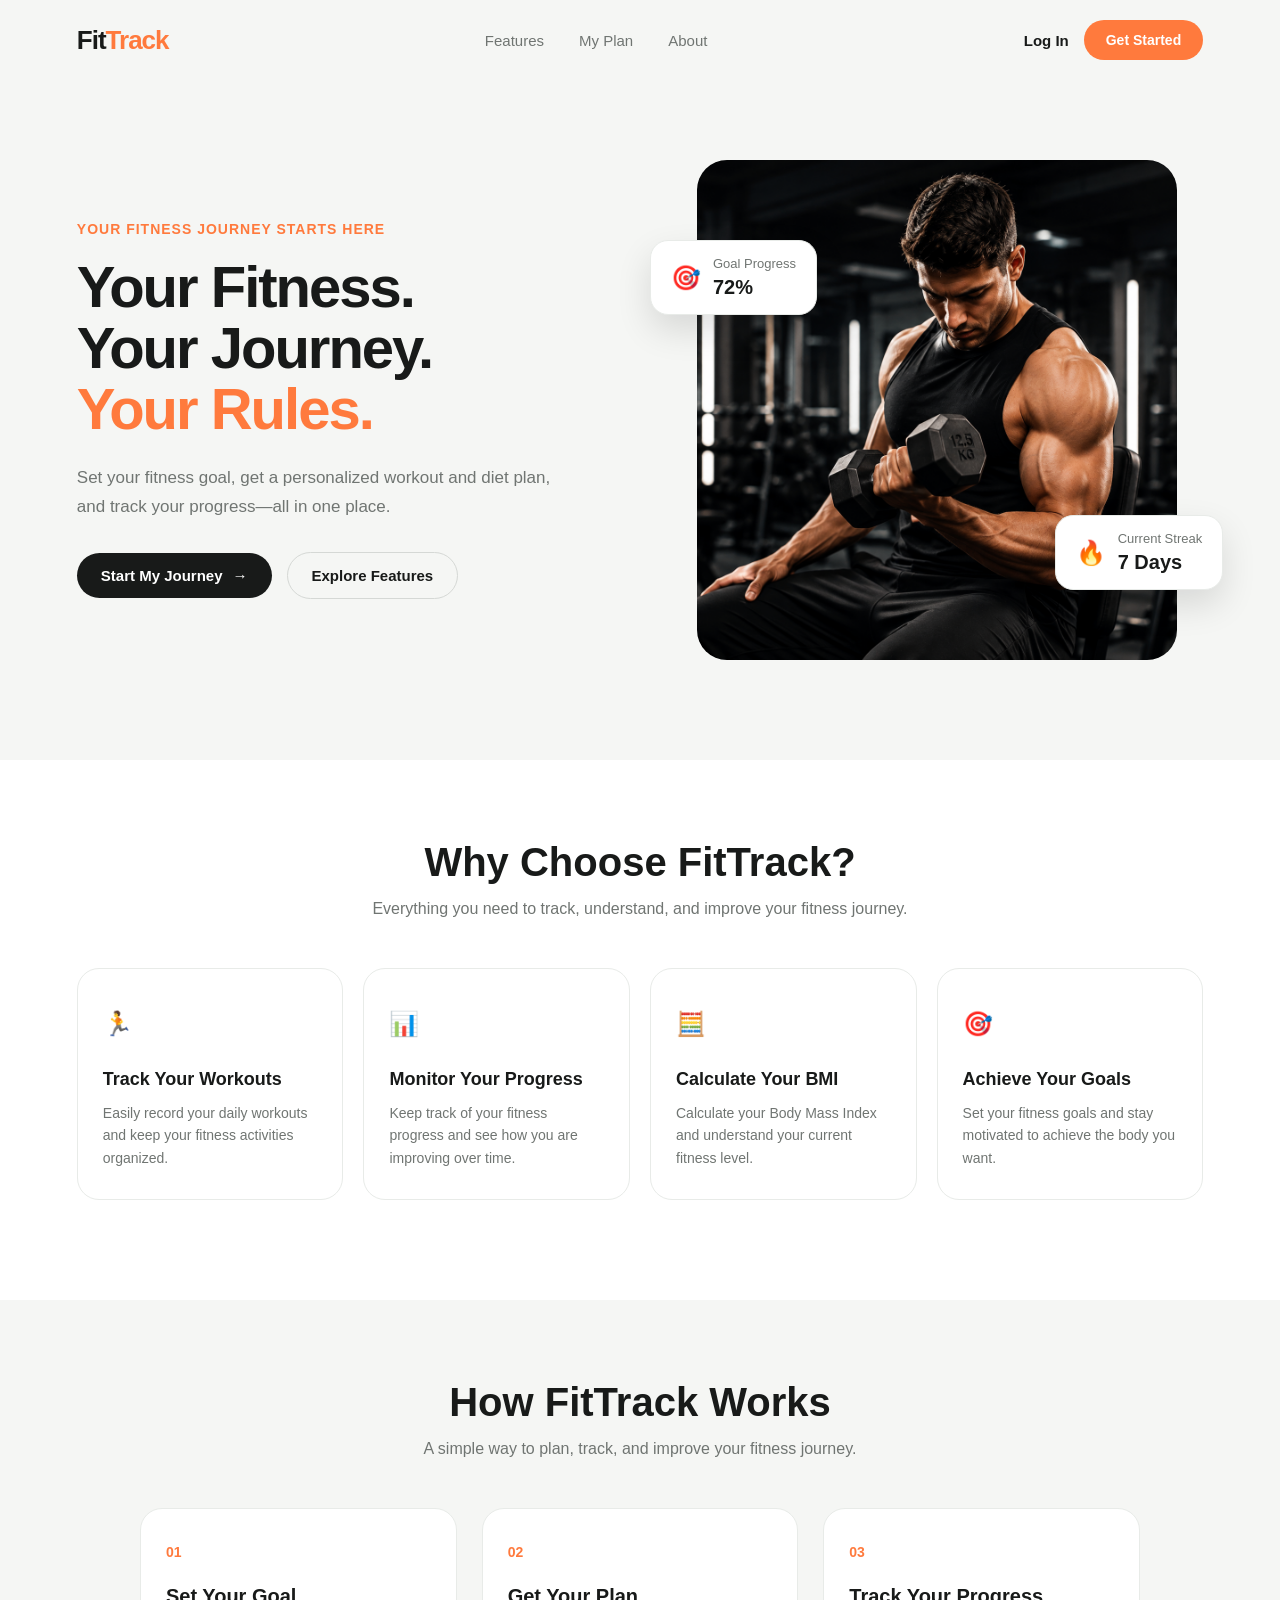
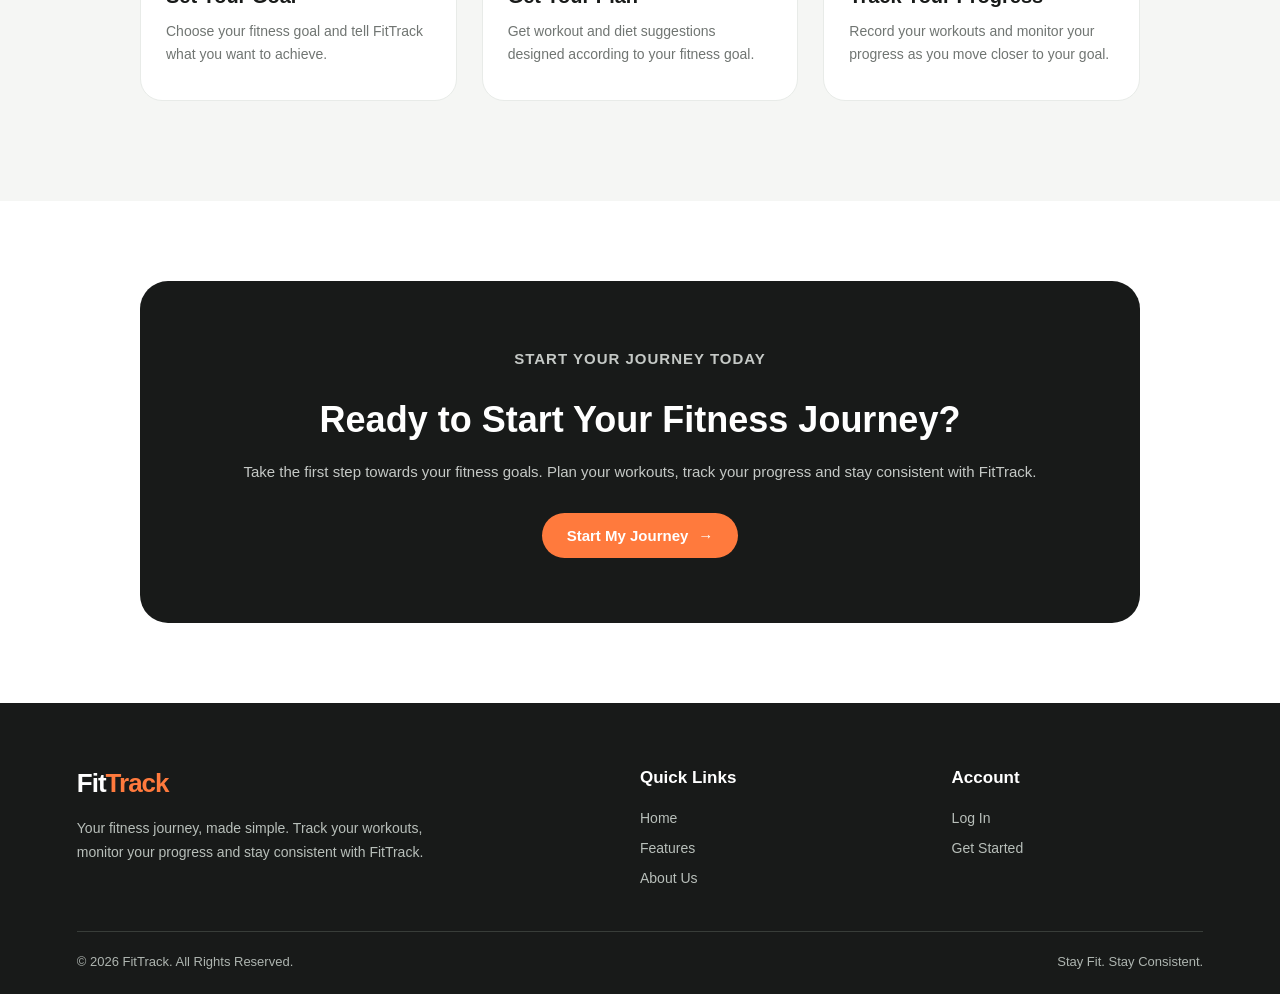
<file: Frontend/index.html>
<!DOCTYPE html>
<html lang="en">

<head>
    <meta charset="UTF-8">

    <meta name="viewport" content="width=device-width, initial-scale=1.0">

    <title>FitTrack</title>

    <link rel="stylesheet" href="css/style.css">
    <link rel="stylesheet" href="css/responsive.css">
</head>

<body>

   <header class="navbar">

    <div class="nav-container">
        <!--Logo-->
        <a href="index.html" class="logo">
            Fit<span>Track</span>
        </a>
        <!--Desktop Navigation-->
        <nav class="nav-links">
            <a href="#features">Features</a>
            <a href="#plans">My Plan</a>
            <a href="#about">About</a>
            
        </nav>
        
        <!-- Navigation Buttons -->
        <div class="nav-actions">
            <a href="pages/login.html" class="login-btn">Log In</a>
            <a href="pages/register.html" class="signup-btn">Get Started</a>
        </div>


    </div>
   </header>
     <main>

    <!-- ================================
         HERO SECTION
    ================================= -->

    <section class="hero">

        <div class="hero-container">

            <!-- Hero Content -->
            <div class="hero-content">

                <p class="hero-tag">
                    YOUR FITNESS JOURNEY STARTS HERE
                </p>

                <h1>
                    Your Fitness.
                    <br>
                    Your Journey.
                    <br>
                    <span>Your Rules.</span>
                </h1>

                <p class="hero-description">
                    Set your fitness goal, get a personalized workout
                    and diet plan, and track your progress—all in one place.
                </p>

                <div class="hero-buttons">

                    <a href="pages/register.html" class="primary-btn">
                        Start My Journey
                        <span>→</span>
                    </a>

                    <a href="#features" class="secondary-btn">
                        Explore Features
                    </a>

                </div>

            </div>


            <!-- Hero Visual -->
            <div class="hero-visual">

                <div class="hero-image-box">

                 <img src="images/hero-fitness.png"
                 alt="Person working out"
                 class="hero-image">
                </div>


                <!-- Floating Progress Card -->
                <div class="floating-card progress-card">

                    <div class="floating-icon">
                        🎯
                    </div>

                    <div>
                        <p>Goal Progress</p>
                        <h3>72%</h3>
                    </div>

                </div>


                <!-- Floating Streak Card -->
                <div class="floating-card streak-card">

                    <div class="floating-icon">
                        🔥
                    </div>

                    <div>
                        <p>Current Streak</p>
                        <h3>7 Days</h3>
                    </div>

                </div>

            </div>

        </div>

    </section>

    <!-- BENEFITS SECTION -->

<section id="features" class="benefits">

    <h2>Why Choose FitTrack?</h2>

    <p class="benefits-intro">
        Everything you need to track, understand, and improve your fitness journey.
    </p>

    <div class="benefits-container">

        <div class="benefit-card">
            <div class="benefit-icon">🏃</div>
            <h3>Track Your Workouts</h3>
            <p>
                Easily record your daily workouts and keep your fitness activities organized.
            </p>
        </div>

        <div class="benefit-card">
            <div class="benefit-icon">📊</div>
            <h3>Monitor Your Progress</h3>
            <p>
                Keep track of your fitness progress and see how you are improving over time.
            </p>
        </div>

        <div class="benefit-card">
            <div class="benefit-icon">🧮</div>
            <h3>Calculate Your BMI</h3>
            <p>
                Calculate your Body Mass Index and understand your current fitness level.
            </p>
        </div>

        <div class="benefit-card">
            <div class="benefit-icon">🎯</div>
            <h3>Achieve Your Goals</h3>
            <p>
                Set your fitness goals and stay motivated to achieve the body you want.
            </p>
        </div>

    </div>

</section>

<!-- HOW FITTRACK WORKS SECTION -->

<section class="how-it-works">

    <h2>How FitTrack Works</h2>

    <p class="how-intro">
        A simple way to plan, track, and improve your fitness journey.
    </p>

    <div class="steps-container">

        <div class="step-card">

            <div class="step-number">01</div>

            <h3>Set Your Goal</h3>

            <p>
                Choose your fitness goal and tell FitTrack what you want to achieve.
            </p>

        </div>


        <div class="step-card">

            <div class="step-number">02</div>

            <h3>Get Your Plan</h3>

            <p>
                Get workout and diet suggestions designed according to your fitness goal.
            </p>

        </div>


        <div class="step-card">

            <div class="step-number">03</div>

            <h3>Track Your Progress</h3>

            <p>
                Record your workouts and monitor your progress as you move closer to your goal.
            </p>

        </div>

    </div>

</section>


<!-- CTA SECTION -->

<section class="cta-section">

    <div class="cta-container">

        <p class="cta-tag">START YOUR JOURNEY TODAY</p>

        <h2>Ready to Start Your Fitness Journey?</h2>

        <p>
            Take the first step towards your fitness goals.
            Plan your workouts, track your progress and
            stay consistent with FitTrack.
        </p>

        <a href="pages/register.html" class="cta-btn">
            Start My Journey <span>→</span>
        </a>

    </div>

</section>



</main>

<!-- FOOTER SECTION -->

<footer class="footer" id="about">

    <div class="footer-container">

        <!-- Brand Information -->
        <div class="footer-brand">

            <a href="index.html" class="logo">
                Fit<span>Track</span>
            </a>

            <p>
                Your fitness journey, made simple.
                Track your workouts, monitor your progress
                and stay consistent with FitTrack.
            </p>

        </div>

        <!-- Quick Links -->
        <div class="footer-links">

            <h3>Quick Links</h3>

            <a href="index.html">Home</a>
            <a href="#features">Features</a>
            <a href="#about">About Us</a>

        </div>

        <!-- Account Links -->
        <div class="footer-links">

            <h3>Account</h3>

            <a href="pages/login.html">Log In</a>
            <a href="pages/register.html">Get Started</a>

        </div>

    </div>

    <!-- Footer Bottom -->
    <div class="footer-bottom">

        <p>© 2026 FitTrack. All Rights Reserved.</p>

        <p>Stay Fit. Stay Consistent.</p>

    </div>

</footer>

    <script src="js/script.js"></script>

</body>

</html>
</file>
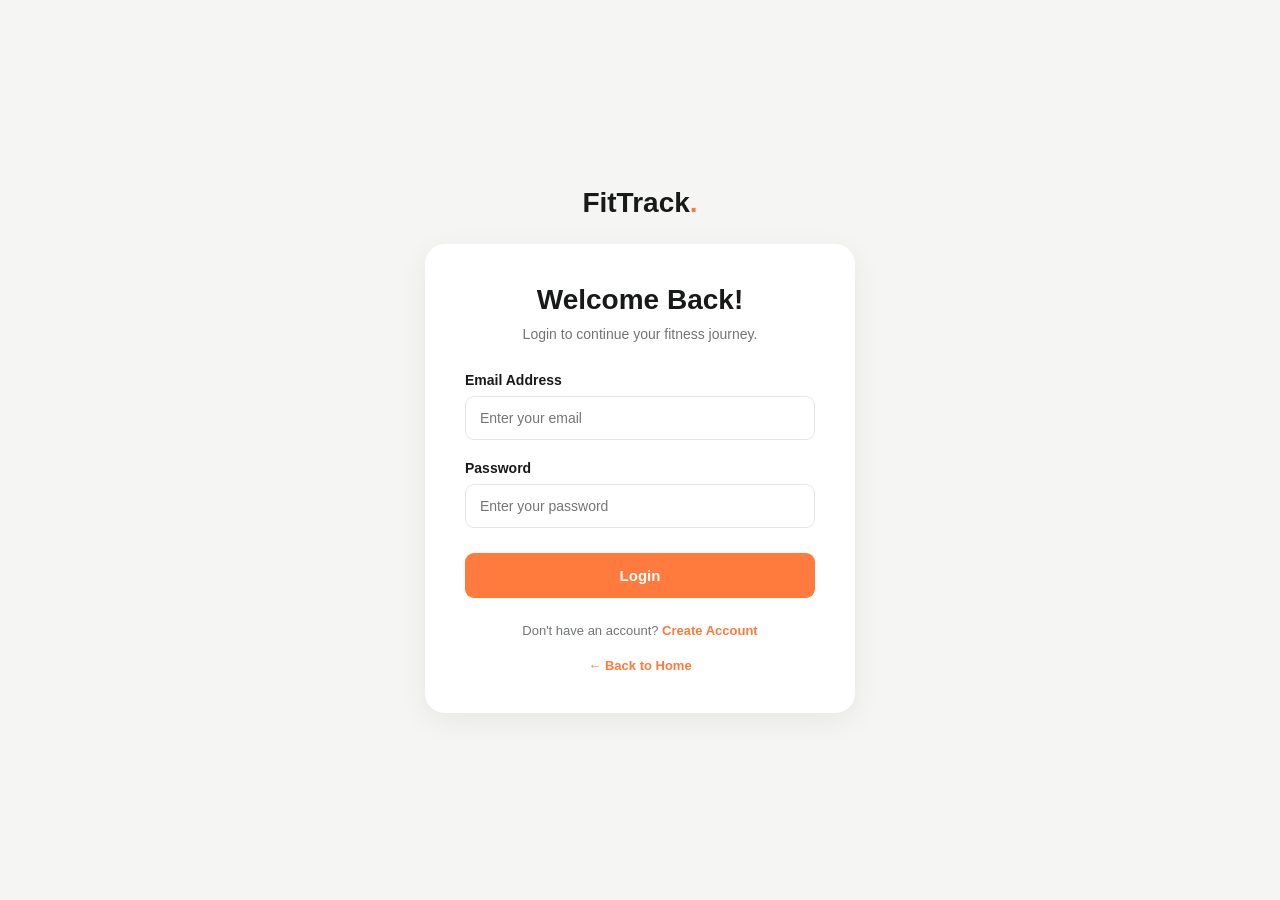
<file: Frontend/pages/bmi.html>
<!DOCTYPE html>
<html lang="en">
<head>
    <meta charset="UTF-8">
    <meta name="viewport" content="width=device-width, initial-scale=1.0">
    <title>BMI & BMR Calculator | FitTrack</title>

    <link rel="stylesheet" href="../css/style.css">
    <link rel="stylesheet" href="../css/responsive.css">
    <link rel="stylesheet" href="../css/dashboard.css">
    <link rel="stylesheet" href="../css/bmi.css">
</head>
<body>

    <header class="dashboard-navbar">
        <a href="../index.html" class="auth-logo">
            FitTrack<span>.</span>
        </a>

        <a href="dashboard.html" class="logout-btn">
            Dashboard
        </a>
    </header>

    <main class="bmi-page">

        <section class="bmi-heading">
            <p class="dashboard-tag">KNOW YOUR NUMBERS</p>
            <h1>BMI & BMR Calculator</h1>
            <p>Understand your body measurements and daily energy needs.</p>
        </section>

        <section class="bmi-container">

            <!-- BMI CALCULATOR -->
            <div class="bmi-form-card">

                <h2>Calculate Your BMI</h2>
                <p class="bmi-description">
                    Enter your height and weight below.
                </p>

                <form id="bmiForm">

                    <div class="form-group">
                        <label for="height">Height (cm)</label>
                        <input
                            type="number"
                            id="height"
                            placeholder="Example: 170"
                            min="1"
                            step="any"
                            required
                        >
                    </div>

                    <div class="form-group">
                        <label for="weight">Weight (kg)</label>
                        <input
                            type="number"
                            id="weight"
                            placeholder="Example: 65"
                            min="0.1"
                            step="any"
                            required
                        >
                    </div>

                    <button type="submit" class="auth-btn">
                        Calculate BMI
                    </button>

                </form>

                <div id="bmiResult" class="bmi-result" aria-live="polite">
                    <h3>Your Result Will Appear Here</h3>
                    <p>Enter your details to get started.</p>
                </div>

            </div>

            <!-- BMR AND TDEE -->
            <div class="bmi-info-card">

                <h2>Your BMR</h2>

                <p class="bmi-description">
                    Your BMR is calculated automatically using your
                    registered fitness details.
                </p>

                <div id="bmrResult" class="bmi-result" aria-live="polite">
                    <h3>Calculating BMR...</h3>
                    <p>Please wait while we fetch your details.</p>
                </div>

                <div class="bmi-note">
                    <h3>What is BMR?</h3>
                    <p>
                        Basal Metabolic Rate (BMR) is the estimated number
                        of calories your body burns at rest to maintain
                        essential functions like breathing and circulation.
                    </p>
                </div>

                <!-- ACTIVITY LEVEL SELECTOR -->
                <div class="bmi-note">

                    <h3>Calculate Your TDEE</h3>

                    <p>
                        Select your daily activity level to estimate
                        how many calories you burn each day.
                    </p>

                    <div class="form-group">
                        <label for="activityLevel">Activity Level</label>

                        <select id="activityLevel" required>
                            <option value="">Select Activity Level</option>
                            <option value="1.2">
                                Sedentary (little or no exercise)
                            </option>
                            <option value="1.375">
                                Lightly Active (1–3 days/week)
                            </option>
                            <option value="1.55">
                                Moderately Active (3–5 days/week)
                            </option>
                            <option value="1.725">
                                Very Active (6–7 days/week)
                            </option>
                            <option value="1.9">
                                Extremely Active (very intense activity)
                            </option>
                        </select>
                    </div>

                    <div id="tdeeResult" class="bmi-result" aria-live="polite">
                        <h3>Your TDEE Will Appear Here</h3>
                        <p>Select your activity level to continue.</p>
                    </div>

                </div>

                <div class="bmi-note">
                    <h3>Remember</h3>
                    <p>
                        BMI is a screening measurement, not a medical
                        diagnosis. People under 20 need age- and
                        sex-specific BMI percentiles. BMR and TDEE are
                        estimates, not exact calorie measurements.
                    </p>
                </div>

            </div>

        </section>

    </main>

    <script src="../js/bmi.js"></script>

</body>
</html>
</file>
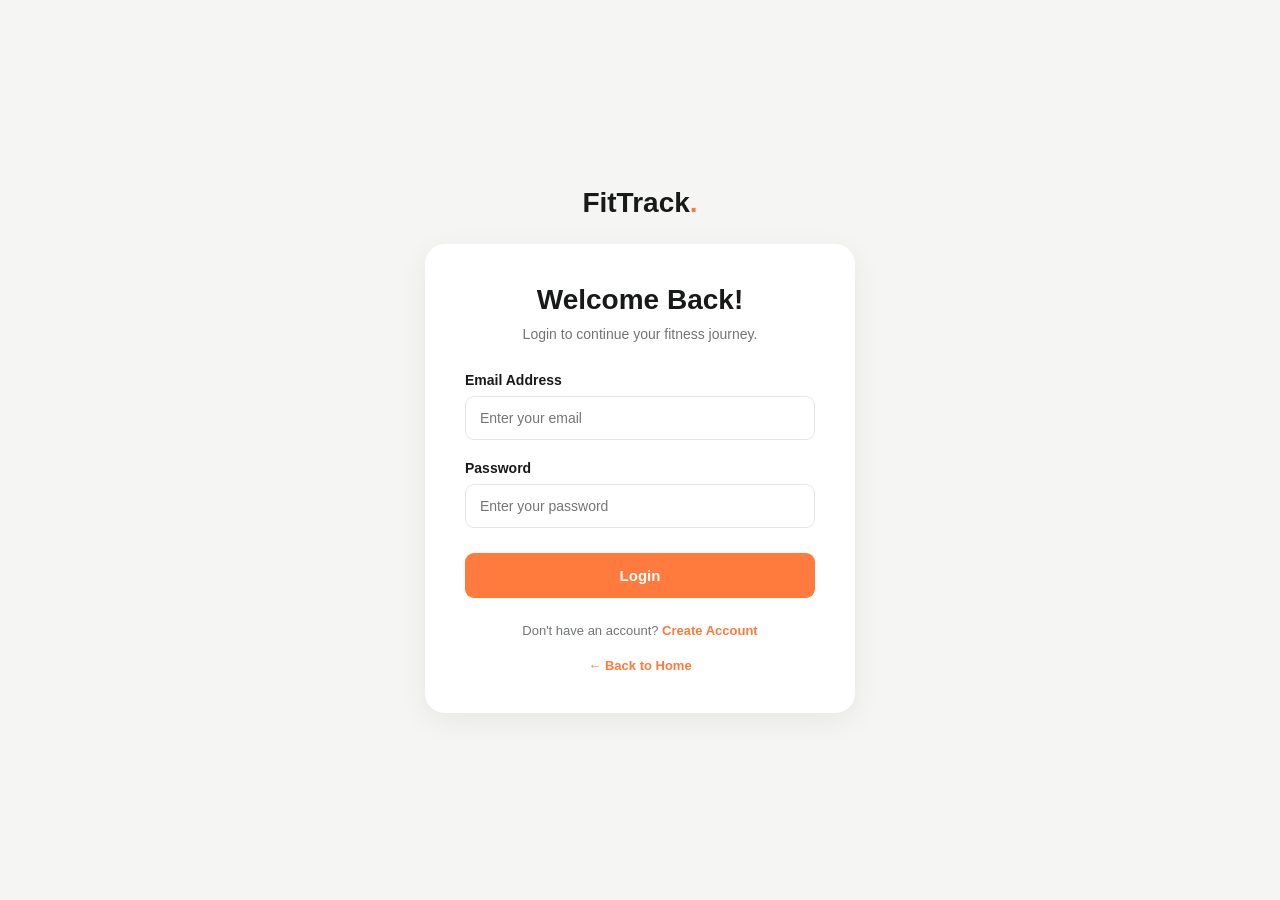
<file: Frontend/pages/dashboard.html>
<!DOCTYPE html>
<html lang="en">
<head>
    <meta charset="UTF-8">
    <meta name="viewport" content="width=device-width, initial-scale=1.0">

    <title>Dashboard | FitTrack</title>

    <link rel="stylesheet" href="../css/style.css">
    <link rel="stylesheet" href="../css/responsive.css">
    <link rel="stylesheet" href="../css/dashboard.css">
</head>

<body>

    <!-- Navbar -->
    <header class="dashboard-navbar">

        <a href="../index.html" class="auth-logo">
            FitTrack<span>.</span>
        </a>

        <a href="#" class="logout-btn" id="logoutBtn">
            Logout <span>↗</span>
        </a>

    </header>


    <main class="dashboard">

        <!-- Welcome Section -->
        <section class="dashboard-welcome">

            <div class="welcome-content">
                <p class="dashboard-tag">YOUR FITNESS OVERVIEW</p>

                <h1 id="welcomeName">
                    Welcome to FitTrack!
                </h1>

                <p>
                    Every workout counts. Keep moving towards
                    a stronger and healthier you.
                </p>
            </div>

            <div class="welcome-decoration">
                <span>💪</span>
            </div>

        </section>


        <!-- Statistics -->
        <section class="dashboard-stats">

            <div class="stat-card goal-card">

                <div class="stat-top">
                    <span class="stat-icon">🎯</span>
                    <span class="stat-label">FITNESS TARGET</span>
                </div>

                <h3>Your Goal</h3>
                <p>Not Set Yet</p>

            </div>


            <div class="stat-card streak-card">

                <div class="stat-top">
                    <span class="stat-icon">🔥</span>
                    <span class="stat-label">CONSISTENCY</span>
                </div>

                <h3>Current Streak</h3>
                <p id="dashboardStreak">0 Days</p>

            </div>


            <div class="stat-card workout-card">

                <div class="stat-top">
                    <span class="stat-icon">💪</span>
                    <span class="stat-label">ACTIVITY</span>
                </div>

                <h3>Workouts</h3>
                <p id="dashboardWorkouts">0 Completed</p>

            </div>


            <div class="stat-card duration-card">

                <div class="stat-top">
                    <span class="stat-icon">📊</span>
                    <span class="stat-label">TOTAL TIME</span>
                </div>

                <h3>Progress</h3>
                <p id="dashboardDuration">0 Minutes</p>

            </div>

        </section>


        <!-- Fitness Tools -->
        <section class="dashboard-actions">

            <div class="section-heading">
                <div>
                    <p class="dashboard-tag">YOUR FITNESS COMPANION</p>
                    <h2>Explore Your Fitness Tools</h2>
                </div>
            </div>


            <a href="profile.html" class="action-card">

            <div class="action-icon profile-tool">
                👤
            </div>

            <h3>My Profile</h3>

            <p>
                View and update your personal details
                and fitness information.
            </p>

            <span class="card-arrow">↗</span>

        </a>

            <div class="action-grid">

                <a href="workout.html" class="action-card">

                    <div class="action-icon workout-tool">
                        🏋️
                    </div>

                    <h3>Workout Plan</h3>

                    <p>
                        Explore your workout routine and
                        build strength consistently.
                    </p>

                    <span class="card-arrow">↗</span>

                </a>


                <a href="diet.html" class="action-card">

                    <div class="action-icon diet-tool">
                        🥗
                    </div>

                    <h3>Diet Plan</h3>

                    <p>
                        Discover healthy meal suggestions
                        for your fitness goals.
                    </p>

                    <span class="card-arrow">↗</span>

                </a>


                <a href="progress.html" class="action-card">

                    <div class="action-icon progress-tool">
                        📈
                    </div>

                    <h3>Track Progress</h3>

                    <p>
                        Monitor your workouts and
                        track your fitness journey.
                    </p>

                    <span class="card-arrow">↗</span>

                </a>


                <a href="bmi.html" class="action-card">

                    <div class="action-icon bmi-tool">
                        ⚖️
                    </div>

                    <h3>BMI Calculator</h3>

                    <p>
                        Calculate BMI and understand
                        your daily calorie requirements.
                    </p>

                    <span class="card-arrow">↗</span>

                </a>


                <a href="workout-log.html" class="action-card">

                    <div class="action-icon logging-tool">
                        📝
                    </div>

                    <h3>Workout Logging</h3>

                    <p>
                        Record, manage and review
                        your daily workout sessions.
                    </p>

                    <span class="card-arrow">↗</span>

                </a>

            </div>

        </section>


        <!-- Motivation Section -->
        <section class="dashboard-motivation">

            <div>
                <span>⚡ YOUR DAILY REMINDER</span>

                <h2>Progress takes consistency.</h2>

                <p>
                    Stay focused, trust the process
                    and keep showing up.
                </p>
            </div>

            <div class="motivation-icon">
                🏆
            </div>

        </section>

    </main>


    <script src="../js/dashboard.js"></script>

</body>
</html>
</file>
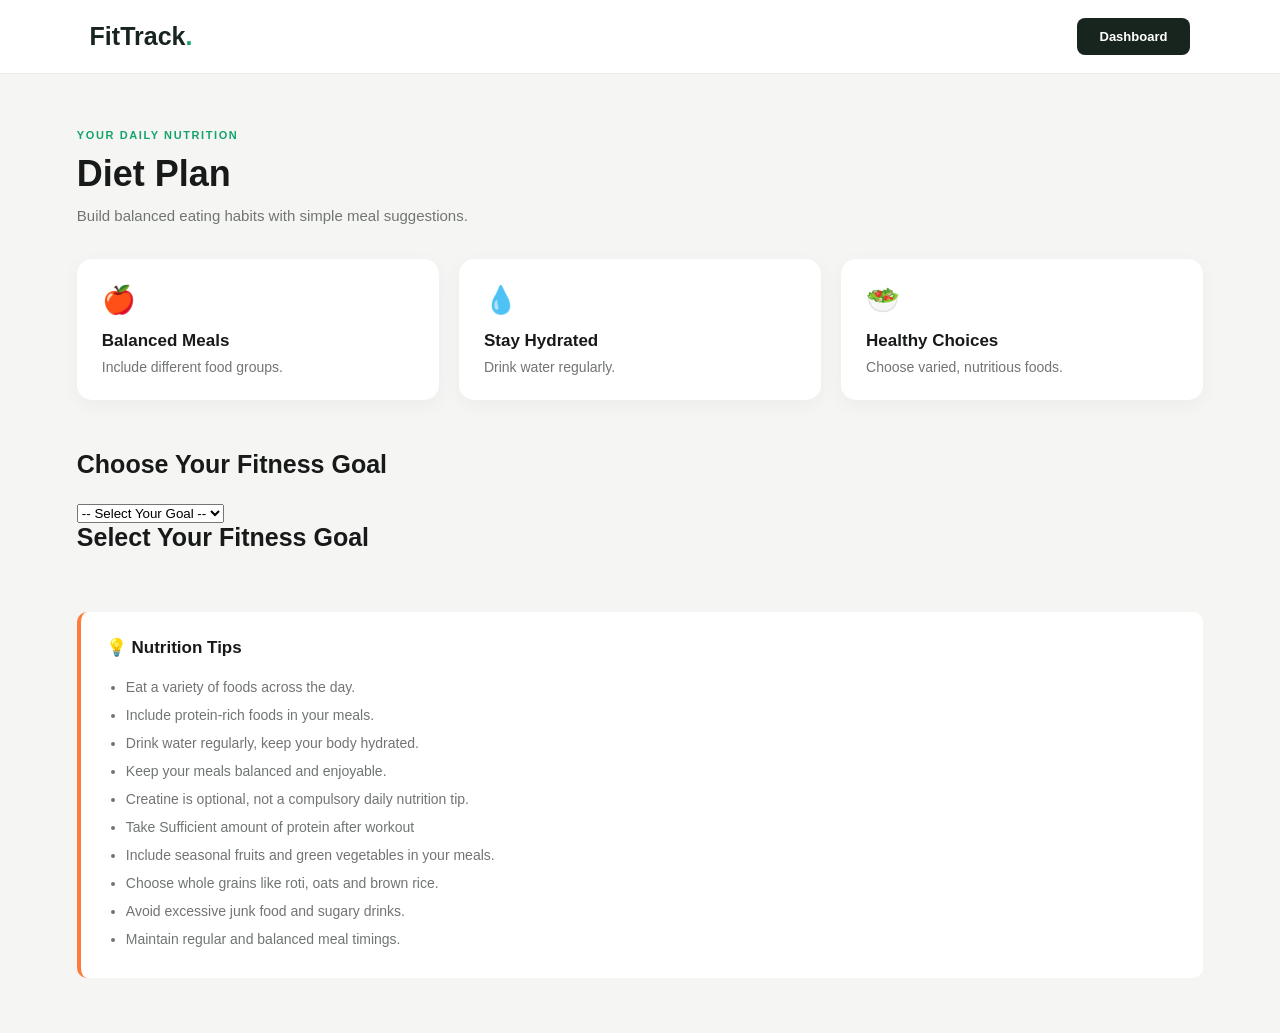
<file: Frontend/pages/diet.html>
<!DOCTYPE html>
<html lang="en">
<head>
    <meta charset="UTF-8">
    <meta name="viewport" content="width=device-width, initial-scale=1.0">
    <title>Diet Plan | FitTrack</title>

    <link rel="stylesheet" href="../css/style.css">
    <link rel="stylesheet" href="../css/responsive.css">
    <link rel="stylesheet" href="../css/dashboard.css">
    <link rel="stylesheet" href="../css/diet.css">
</head>
<body>

    <header class="dashboard-navbar">
        <a href="../index.html" class="auth-logo">
            FitTrack<span>.</span>
        </a>

        <a href="dashboard.html" class="logout-btn">
            Dashboard
        </a>
    </header>

    <main class="diet-page">

        <section class="diet-heading">
            <p class="dashboard-tag">YOUR DAILY NUTRITION</p>
            <h1>Diet Plan</h1>
            <p>Build balanced eating habits with simple meal suggestions.</p>
        </section>

        <!-- Nutrition Overview -->
        <section class="nutrition-overview">

            <div class="nutrition-card">
                <span>🍎</span>
                <h3>Balanced Meals</h3>
                <p>Include different food groups.</p>
            </div>

            <div class="nutrition-card">
                <span>💧</span>
                <h3>Stay Hydrated</h3>
                <p>Drink water regularly.</p>
            </div>

            <div class="nutrition-card">
                <span>🥗</span>
                <h3>Healthy Choices</h3>
                <p>Choose varied, nutritious foods.</p>
            </div>

        </section>

        <!-- Daily Meal Suggestions -->
       
<section class="meal-section">

    <h2>Choose Your Fitness Goal</h2>

    <select id="fitnessGoal">
        <option value="">-- Select Your Goal --</option>
        <option value="gain">Muscle Gain</option>
        <option value="loss">Weight Management</option>
        <option value="maintain">Maintain Weight</option>
    </select>

    <h2 id="planTitle">Select Your Fitness Goal</h2>

    <div class="meal-grid" id="mealGrid"></div>

</section>


        <!-- Nutrition Tips -->
        <section class="diet-tips">
            <h3>💡 Nutrition Tips</h3>
            <ul>
                <li>Eat a variety of foods across the day.</li>
                <li>Include protein-rich foods in your meals.</li>
                <li>Drink water regularly, keep your body hydrated.</li>
                <li>Keep your meals balanced and enjoyable.</li>
                <li>Creatine is optional, not a compulsory daily nutrition tip.</li>
                <li>Take Sufficient amount of protein after workout</li>
                <li>Include seasonal fruits and green vegetables in your meals.</li>
                <li>Choose whole grains like roti, oats and brown rice.</li>
                <li>Avoid excessive junk food and sugary drinks.</li>
                <li>Maintain regular and balanced meal timings.</li>
            </ul>
        </section>

    </main>
    <script src="../js/diet.js"></script>
</body>
</html>
</file>
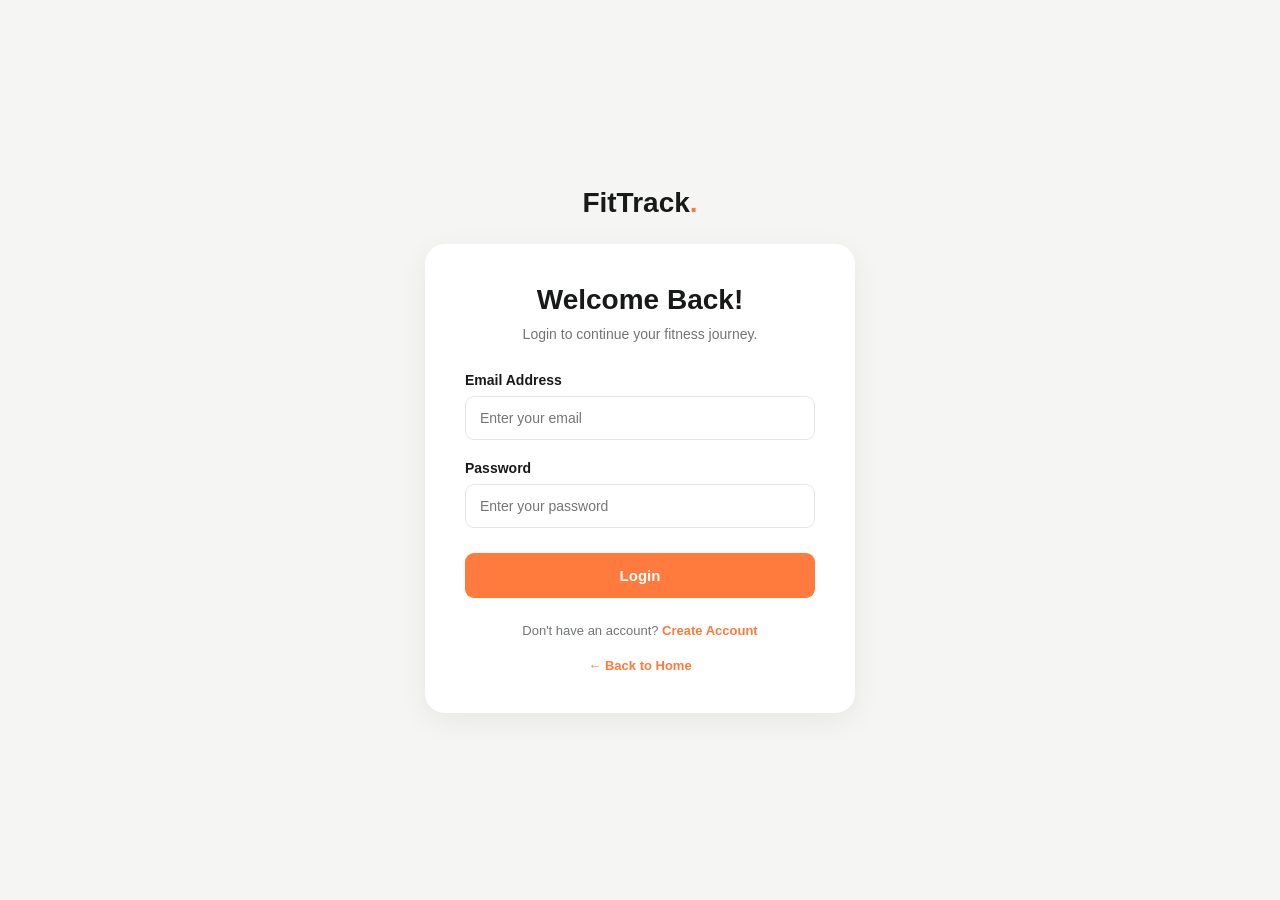
<file: Frontend/pages/login.html>
<!DOCTYPE html>
<html lang="en">
<head>
    <meta charset="UTF-8">
    <meta name="viewport" content="width=device-width, initial-scale=1.0">
    <title>Login | FitTrack</title>

    <link rel="stylesheet" href="../css/style.css">
    <link rel="stylesheet" href="../css/responsive.css">
    <link rel="stylesheet" href="../css/auth.css">
</head>
<body>

    <main class="auth-page">

        <a href="../index.html" class="auth-logo">
            FitTrack<span>.</span>
        </a>

        <div class="auth-container">

            <div class="auth-heading">
                <h1>Welcome Back!</h1>
                <p>Login to continue your fitness journey.</p>
            </div>

            <form id="loginForm">

                <div class="form-group">
                    <label for="email">Email Address</label>
                    <input
                        type="email"
                        id="email"
                        placeholder="Enter your email"
                        required
                    >
                </div>

                <div class="form-group">
                    <label for="password">Password</label>
                    <input
                        type="password"
                        id="password"
                        placeholder="Enter your password"
                        required
                    >
                </div>

                <button type="submit" class="auth-btn">
                    Login
                </button>

            </form>

            <p class="auth-switch">
                Don't have an account?
                <a href="register.html">Create Account</a>
            </p>

            <a href="../index.html" class="back-home">
                ← Back to Home
            </a>

        </div>

    </main>

    <script src="../js/login.js"></script>

</body>
</html>
</file>
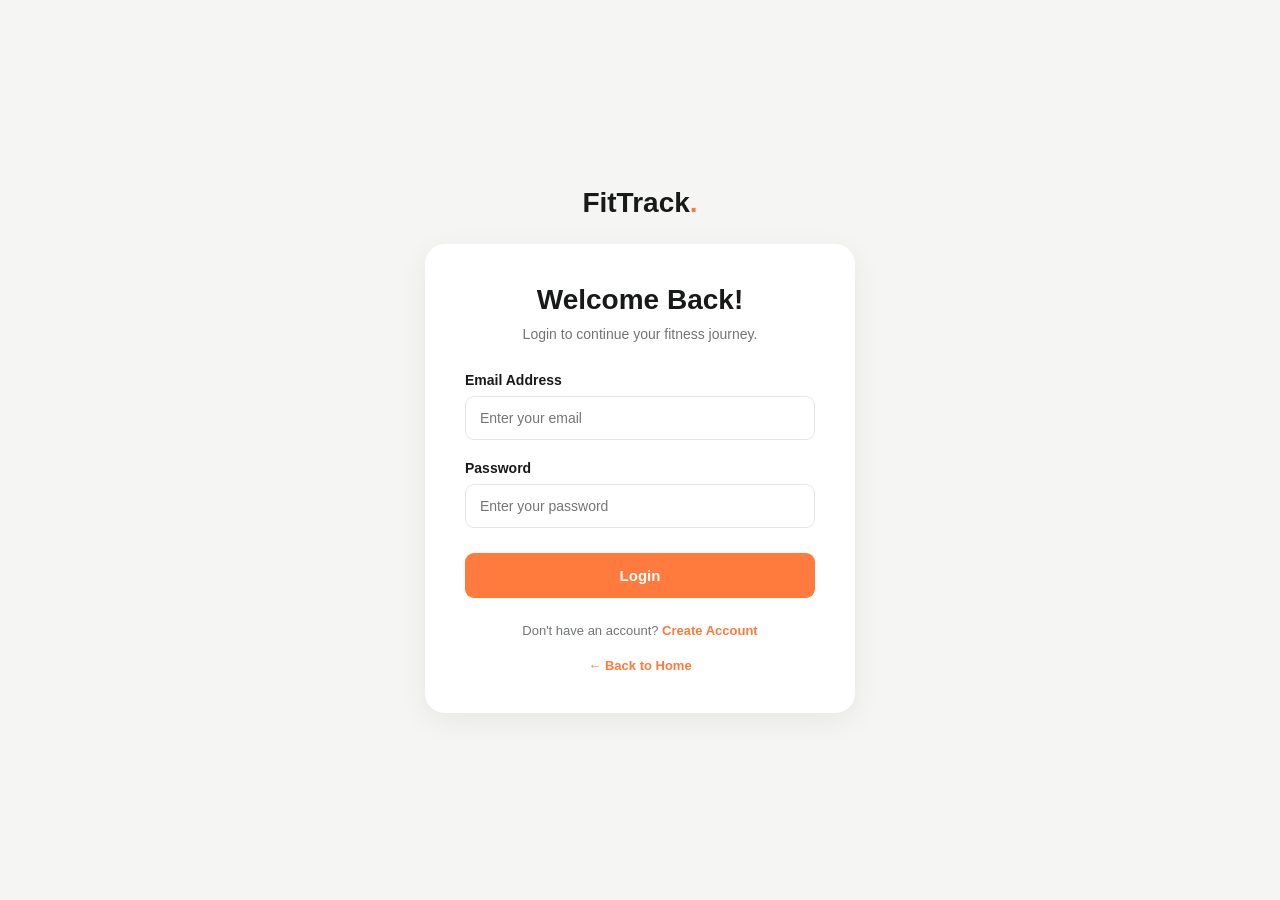
<file: Frontend/pages/profile.html>
<!DOCTYPE html>
<html lang="en">
<head>
    <meta charset="UTF-8">
    <meta name="viewport" content="width=device-width, initial-scale=1.0">

    <title>My Profile | FitTrack</title>

    <link rel="stylesheet" href="../css/style.css">
    <link rel="stylesheet" href="../css/responsive.css">
    <link rel="stylesheet" href="../css/profile.css">
</head>

<body>

    <header class="profile-navbar">
        <a href="../index.html" class="auth-logo">
            FitTrack<span>.</span>
        </a>

        <a href="dashboard.html" class="back-link">
            ← Dashboard
        </a>
    </header>

    <main class="profile-container">

        <section class="profile-heading">
            <p class="profile-tag">ACCOUNT SETTINGS</p>
            <h1>My Profile</h1>
            <p>Manage your personal and fitness information.</p>
        </section>

        <section class="profile-card">

            <div class="profile-avatar">👤</div>

            <h2 id="profileDisplayName">Your Profile</h2>
            <p>Update your information below.</p>

            <form id="profileForm">

                <div class="profile-form-grid">

                    <div class="profile-field">
                        <label for="name">Full Name</label>
                        <input type="text" id="name" required>
                    </div>

                    <div class="profile-field">
                        <label for="email">Email Address</label>
                        <input type="email" id="email" required>
                    </div>

                    <div class="profile-field">
                        <label for="age">Age</label>
                        <input type="number" id="age" min="1" max="120" required>
                    </div>

                    <div class="profile-field">
                        <label for="height">Height (cm)</label>
                        <input type="number" id="height" min="1" step="0.1" required>
                    </div>

                    <div class="profile-field">
                        <label for="weight">Weight (kg)</label>
                        <input type="number" id="weight" min="1" step="0.1" required>
                    </div>

                    <div class="profile-field">
                        <label for="sex">Sex</label>
                        <select id="sex" required>
                            <option value="">Select</option>
                            <option value="male">Male</option>
                            <option value="female">Female</option>
                        </select>
                    </div>

                </div>

                <button type="submit" class="profile-save-btn">
                    Save Changes
                </button>

                <p id="profileMessage" class="profile-message"></p>

            </form>

        </section>

        <p class="profile-note">
            Note: Password changes are managed separately.
        </p>

    </main>

    <script src="../js/profile.js"></script>

</body>
</html>
</file>
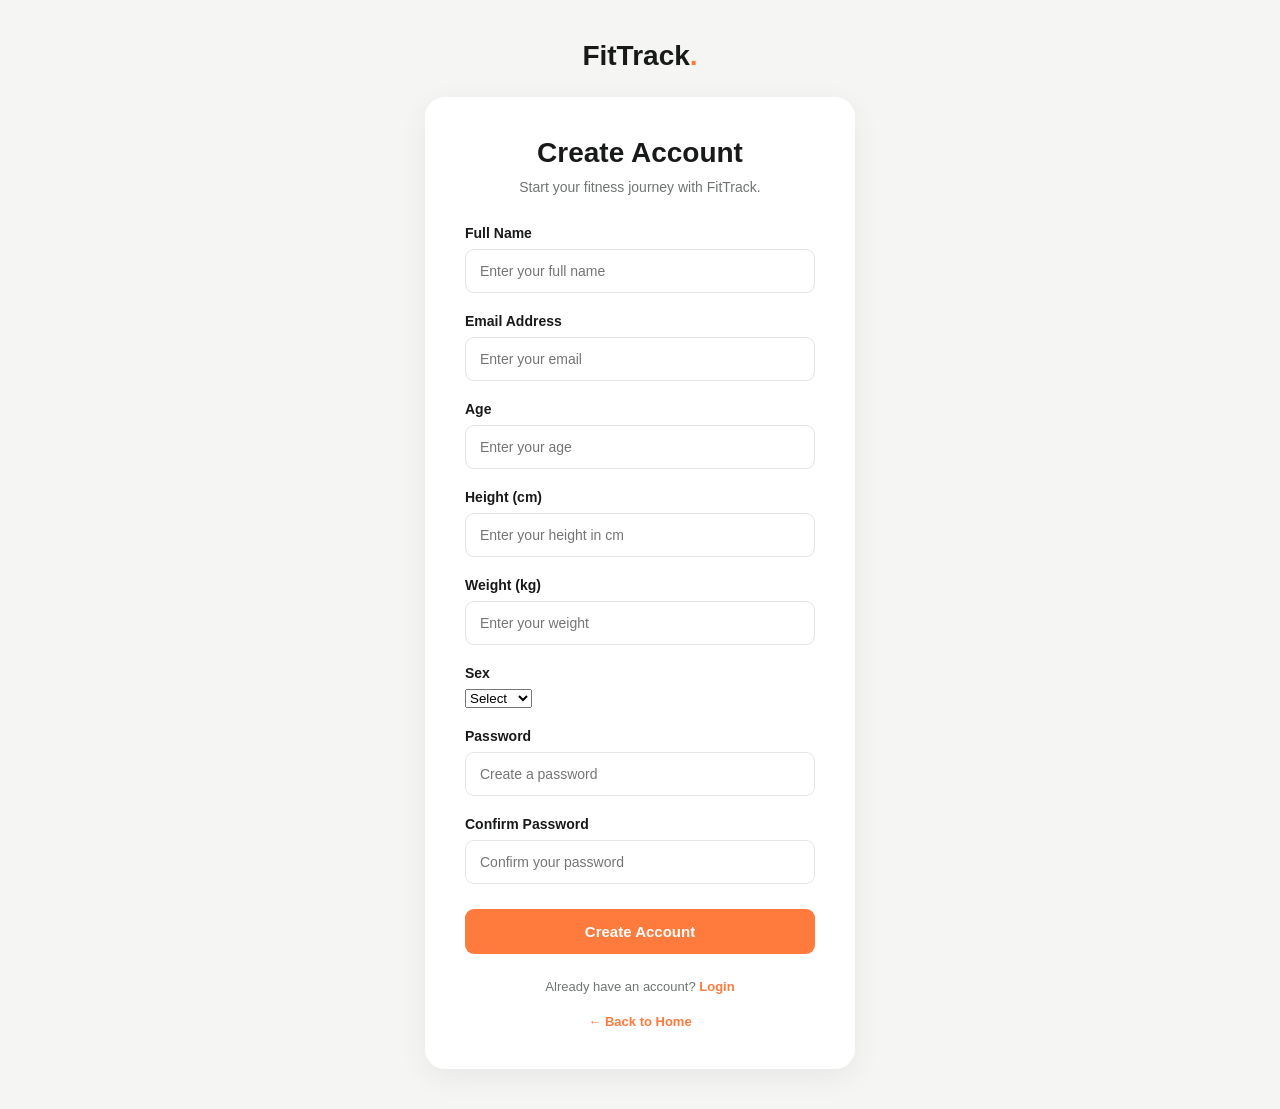
<file: Frontend/pages/register.html>
<!DOCTYPE html>
<html lang="en">

<head>
    <meta charset="UTF-8">
    <meta name="viewport" content="width=device-width, initial-scale=1.0">
    <title>Register | FitTrack</title>

    <link rel="stylesheet" href="../css/style.css">
    <link rel="stylesheet" href="../css/responsive.css">
    <link rel="stylesheet" href="../css/auth.css">
</head>

<body>

    <main class="auth-page">

        <a href="../index.html" class="auth-logo">
            FitTrack<span>.</span>
        </a>

        <div class="auth-container">

            <div class="auth-heading">
                <h1>Create Account</h1>
                <p>Start your fitness journey with FitTrack.</p>
            </div>

            <form id="registerForm">

                <!-- Full Name -->
                <div class="form-group">
                    <label for="name">Full Name</label>
                    <input
                        type="text"
                        id="name"
                        placeholder="Enter your full name"
                        required
                    >
                </div>

                <!-- Email -->
                <div class="form-group">
                    <label for="email">Email Address</label>
                    <input
                        type="email"
                        id="email"
                        placeholder="Enter your email"
                        required
                    >
                </div>

                <!-- Age -->
                <div class="form-group">
                    <label for="age">Age</label>
                    <input
                        type="number"
                        id="age"
                        placeholder="Enter your age"
                        min="1"
                        required
                    >
                </div>

                <!-- Height -->
                <div class="form-group">
                    <label for="height">Height (cm)</label>
                    <input
                        type="number"
                        id="height"
                        placeholder="Enter your height in cm"
                        min="1"
                        step="0.1"
                        required
                    >
                </div>

                <!-- Weight -->
                <div class="form-group">
                    <label for="weight">Weight (kg)</label>
                    <input
                        type="number"
                        id="weight"
                        placeholder="Enter your weight"
                        min="1"
                        step="0.1"
                        required
                    >
                </div>

                <!-- Sex -->
                <div class="form-group">
                    <label for="sex">Sex</label>
                    <select id="sex" required>
                        <option value="">Select</option>
                        <option value="male">Male</option>
                        <option value="female">Female</option>
                    </select>
                </div>

                <!-- Password -->
                <div class="form-group">
                    <label for="password">Password</label>
                    <input
                        type="password"
                        id="password"
                        placeholder="Create a password"
                        required
                    >
                </div>

                <!-- Confirm Password -->
                <div class="form-group">
                    <label for="confirmPassword">Confirm Password</label>
                    <input
                        type="password"
                        id="confirmPassword"
                        placeholder="Confirm your password"
                        required
                    >
                </div>

                <!-- Submit Button -->
                <button type="submit" class="auth-btn">
                    Create Account
                </button>

            </form>

            <p class="auth-switch">
                Already have an account?
                <a href="login.html">Login</a>
            </p>

            <a href="../index.html" class="back-home">
                ← Back to Home
            </a>

        </div>

    </main>

    <script src="../js/auth.js"></script>

</body>
</html>
</file>
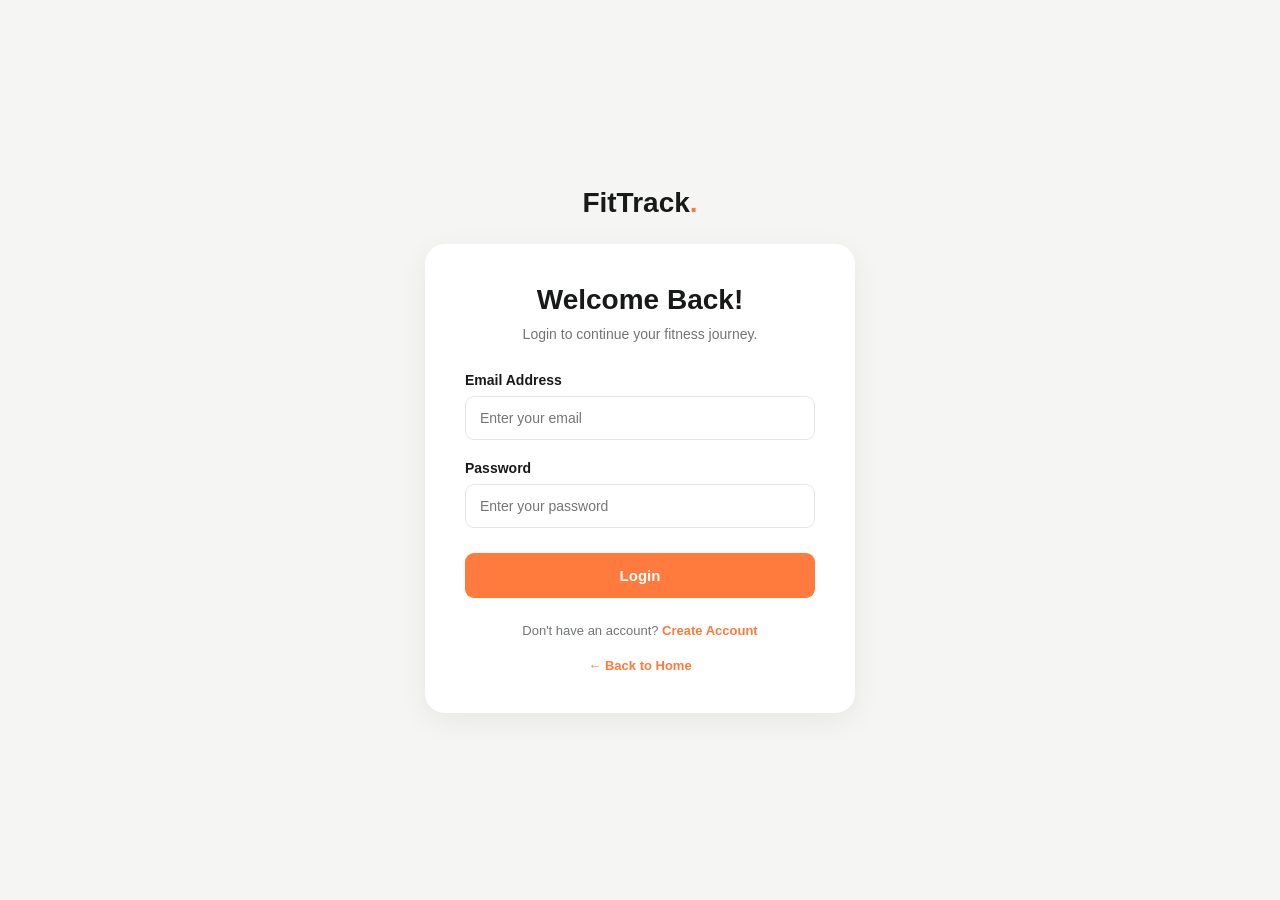
<file: Frontend/pages/workout-log.html>
<!DOCTYPE html>
<html lang="en">
<head>
    <meta charset="UTF-8">
    <meta name="viewport" content="width=device-width, initial-scale=1.0">
    <title>Workout Logging | FitTrack</title>

    <link rel="stylesheet" href="../css/style.css">
    <link rel="stylesheet" href="../css/responsive.css">
    <link rel="stylesheet" href="../css/dashboard.css">
    <link rel="stylesheet" href="../css/workout-log.css">
</head>
<body>

    <!-- Navbar -->
    <header class="dashboard-navbar">
        <a href="../index.html" class="auth-logo">
            FitTrack<span>.</span>
        </a>

        <a href="dashboard.html" class="logout-btn">
            Dashboard
        </a>
    </header>

    <main class="workout-log-page">

        <!-- Page Heading -->
        <section class="log-heading">
            <p class="dashboard-tag">TRACK YOUR ACTIVITY</p>
            <h1>Workout Logging</h1>
            <p>Record your workouts and keep track of your activity.</p>
        </section>

        <!-- Main Content -->
        <section class="log-container">

            <!-- Workout Form -->
            <div class="log-form-card">

                <div class="log-card-heading">
                    <span class="log-icon">🏋️</span>
                    <div>
                        <h2>Add Your Workout</h2>
                        <p class="log-description">
                            Enter your workout details below.
                        </p>
                    </div>
                </div>

                <form id="workoutLogForm">

                    <div class="form-group">
                        <label for="workoutName">Workout Name</label>
                        <input
                            type="text"
                            id="workoutName"
                            placeholder="Example: Push Day"
                            required
                        >
                    </div>

                    <div class="form-group">
                        <label for="workoutDate">Workout Date</label>
                        <input
                            type="date"
                            id="workoutDate"
                            required
                        >
                    </div>

                    <div class="form-group">
                        <label for="duration">Duration (minutes)</label>
                        <input
                            type="number"
                            id="duration"
                            placeholder="Example: 45"
                            min="1"
                            required
                        >
                    </div>

                    <div class="form-group">
                        <label for="workoutNotes">Workout Notes</label>
                        <textarea
                            id="workoutNotes"
                            placeholder="Write your workout details..."
                            rows="4"
                        ></textarea>
                    </div>

                    <button type="submit" class="auth-btn">
                        Add Workout
                    </button>

                </form>

            </div>

            <!-- Workout History -->
            <div class="workout-history-card">

                <div class="log-card-heading">
                    <span class="log-icon">📋</span>
                    <div>
                        <h2>Workout History</h2>
                        <p class="log-description">
                            Your recently recorded workouts will appear here.
                        </p>
                    </div>
                </div>

                <div id="workoutHistory">
                    <p class="empty-history">
                        No workouts recorded yet.
                    </p>
                </div>

            </div>

        </section>

    </main>

    <script src="../js/workout-log.js"></script>

</body>
</html>
</file>
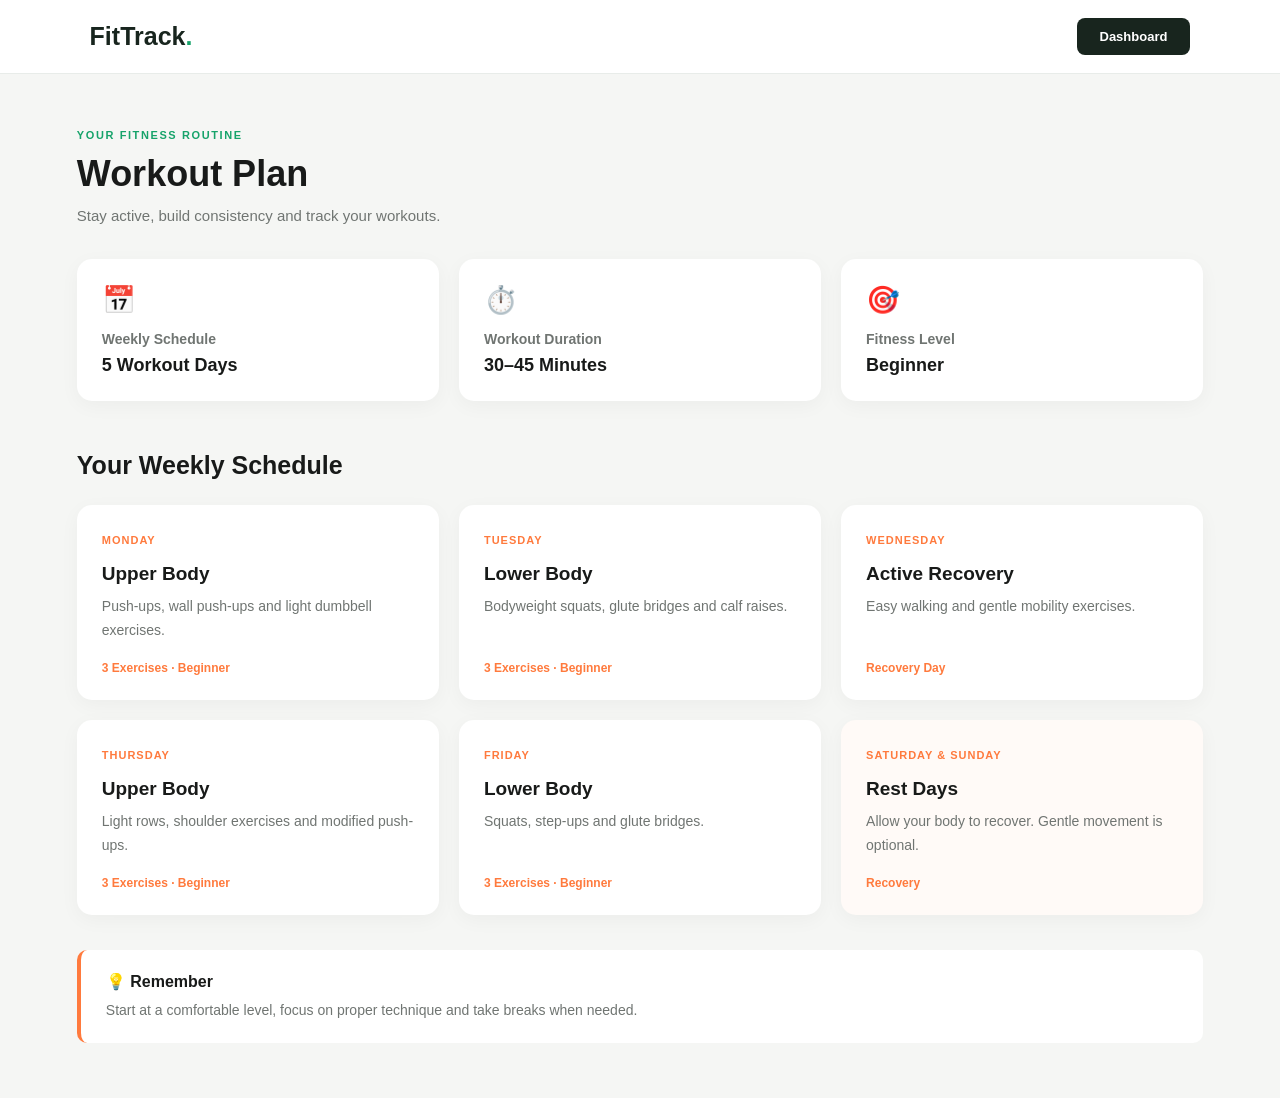
<file: Frontend/pages/workout.html>
<!DOCTYPE html>
<html lang="en">
<head>
    <meta charset="UTF-8">
    <meta name="viewport" content="width=device-width, initial-scale=1.0">
    <title>Workout Plan | FitTrack</title>

    <link rel="stylesheet" href="../css/style.css">
    <link rel="stylesheet" href="../css/responsive.css">
    <link rel="stylesheet" href="../css/dashboard.css">
    <link rel="stylesheet" href="../css/workout.css">
</head>
<body>

    <!-- Navbar -->
    <header class="dashboard-navbar">
        <a href="../index.html" class="auth-logo">
            FitTrack<span>.</span>
        </a>

        <a href="dashboard.html" class="logout-btn">
            Dashboard
        </a>
    </header>

    <main class="workout-page">

        <!-- Page Heading -->
        <section class="workout-heading">
            <p class="dashboard-tag">YOUR FITNESS ROUTINE</p>
            <h1>Workout Plan</h1>
            <p>Stay active, build consistency and track your workouts.</p>
        </section>

        <!-- Workout Overview -->
        <section class="workout-overview">

            <div class="workout-info-card">
                <span>📅</span>
                <h3>Weekly Schedule</h3>
                <p>5 Workout Days</p>
            </div>

            <div class="workout-info-card">
                <span>⏱️</span>
                <h3>Workout Duration</h3>
                <p>30–45 Minutes</p>
            </div>

            <div class="workout-info-card">
                <span>🎯</span>
                <h3>Fitness Level</h3>
                <p>Beginner</p>
            </div>

        </section>

        <!-- Weekly Schedule -->
        <section class="weekly-workout">

            <h2>Your Weekly Schedule</h2>

            <div class="workout-grid">

                <div class="workout-card">
                    <span class="day-label">MONDAY</span>
                    <h3>Upper Body</h3>
                    <p>Push-ups, wall push-ups and light dumbbell exercises.</p>
                    <div class="workout-meta">3 Exercises · Beginner</div>
                </div>

                <div class="workout-card">
                    <span class="day-label">TUESDAY</span>
                    <h3>Lower Body</h3>
                    <p>Bodyweight squats, glute bridges and calf raises.</p>
                    <div class="workout-meta">3 Exercises · Beginner</div>
                </div>

                <div class="workout-card">
                    <span class="day-label">WEDNESDAY</span>
                    <h3>Active Recovery</h3>
                    <p>Easy walking and gentle mobility exercises.</p>
                    <div class="workout-meta">Recovery Day</div>
                </div>

                <div class="workout-card">
                    <span class="day-label">THURSDAY</span>
                    <h3>Upper Body</h3>
                    <p>Light rows, shoulder exercises and modified push-ups.</p>
                    <div class="workout-meta">3 Exercises · Beginner</div>
                </div>

                <div class="workout-card">
                    <span class="day-label">FRIDAY</span>
                    <h3>Lower Body</h3>
                    <p>Squats, step-ups and glute bridges.</p>
                    <div class="workout-meta">3 Exercises · Beginner</div>
                </div>

                <div class="workout-card rest-card">
                    <span class="day-label">SATURDAY & SUNDAY</span>
                    <h3>Rest Days</h3>
                    <p>Allow your body to recover. Gentle movement is optional.</p>
                    <div class="workout-meta">Recovery</div>
                </div>

            </div>

        </section>

        <!-- Note -->
        <section class="workout-note">
            <h3>💡 Remember</h3>
            <p>Start at a comfortable level, focus on proper technique and take breaks when needed.</p>
        </section>

    </main>

</body>
</html>
</file>
<file: Frontend/css/style.css>
/* ================================
   FITTRACK - GLOBAL STYLES
================================ */

* {
    margin: 0;
    padding: 0;
    box-sizing: border-box;
}

body {
    font-family: Arial, sans-serif;
    background-color: #f5f6f4;
    color: #181a19;
}

a {
    text-decoration: none;
}


/* ================================
   NAVBAR
================================ */

.navbar {
    width: 100%;
    padding: 20px 6%;
    background-color: #f5f6f4;
}

.nav-container {
    max-width: 1200px;
    margin: auto;

    display: flex;
    align-items: center;
    justify-content: space-between;
}


/* ================================
   LOGO
================================ */

.logo {
    font-size: 26px;
    font-weight: 800;
    color: #181a19;
    letter-spacing: -1px;
}

.logo span {
    color: #ff7a3d;
}


/* ================================
   NAVIGATION LINKS
================================ */

.nav-links {
    display: flex;
    gap: 35px;
}

.nav-links a {
    font-size: 15px;
    font-weight: 500;
    color: #707572;

    transition: color 0.3s ease;
}

.nav-links a:hover {
    color: #181a19;
}


/* ================================
   NAVIGATION BUTTONS
================================ */

.nav-actions {
    display: flex;
    align-items: center;
    gap: 15px;
}

.login-btn {
    color: #181a19;
    font-size: 15px;
    font-weight: 600;
}

.signup-btn {
    padding: 12px 22px;

    background-color: #ff7a3d;
    color: white;

    border-radius: 30px;

    font-size: 14px;
    font-weight: 600;

    transition: 0.3s ease;
}

.signup-btn:hover {
    transform: translateY(-2px);
}
/* ================================
   HERO SECTION
================================ */

.hero {
    padding: 80px 6% 100px;
}

.hero-container {
    max-width: 1200px;
    margin: auto;

    display: grid;
    grid-template-columns: 1fr 1fr;
    align-items: center;
    gap: 60px;
}


/* ================================
   HERO CONTENT
================================ */

.hero-content {
    max-width: 550px;
}

.hero-tag {
    color: #ff7a3d;
    font-size: 14px;
    font-weight: 700;
    letter-spacing: 1px;
    margin-bottom: 20px;
}

.hero h1 {
    font-size: 58px;
    line-height: 1.05;
    letter-spacing: -2px;
    margin-bottom: 25px;
}

.hero h1 span {
    color: #ff7a3d;
}

.hero-description {
    color: #707572;
    font-size: 17px;
    line-height: 1.7;
    max-width: 500px;
    margin-bottom: 30px;
}


/* ================================
   HERO BUTTONS
================================ */

.hero-buttons {
    display: flex;
    align-items: center;
    gap: 15px;
}

.primary-btn {
    display: inline-flex;
    align-items: center;
    gap: 10px;

    padding: 14px 24px;

    background-color: #181a19;
    color: white;

    border-radius: 30px;

    font-size: 15px;
    font-weight: 600;

    transition: 0.3s ease;
}

.primary-btn:hover {
    transform: translateY(-3px);
}

.secondary-btn {
    padding: 14px 24px;

    color: #181a19;

    border: 1px solid #d5d8d5;
    border-radius: 30px;

    font-size: 15px;
    font-weight: 600;

    transition: 0.3s ease;
}

.secondary-btn:hover {
    background-color: #181a19;
    color: white;
}


/* ================================
   HERO VISUAL
================================ */

.hero-visual {
    position: relative;
    min-height: 500px;

    display: flex;
    align-items: center;
    justify-content: center;
}

.hero-image-box {
    width: 100%;
    max-width: 480px;
    height: 500px;

    background-color: #dfe4df;

    border-radius: 30px;

    overflow: hidden;

    position: relative;
}
.hero-image {
    width: 100%;
    height: 100%;
    object-fit: cover;
    object-position: center;
    display: block;
}




/* ================================
   FLOATING CARDS
================================ */

.floating-card {
    position: absolute;

    display: flex;
    align-items: center;
    gap: 12px;

    padding: 15px 20px;

    background-color: white;
    border: 1px solid #e8ebe8;
    border-radius: 18px;

    box-shadow: 0 15px 35px rgba(0, 0, 0, 0.12);

    z-index: 2;

    transition: transform 0.3s ease;
}

.floating-card:hover {
    transform: translateY(-5px);
}

.floating-icon {
    font-size: 24px;
}

.floating-card p {
    color: #707572;
    font-size: 13px;
    margin-bottom: 5px;
}

.floating-card h3 {
    font-size: 20px;
}

.progress-card {
    top: 80px;
    left: -20px;
}

.streak-card {
    bottom: 70px;
    right: -20px;
}

/* ================================
   BENEFITS SECTION
================================ */

.benefits {
    padding: 80px 6%;
    text-align: center;
}

.benefits h2 {
    font-size: 40px;
    margin-bottom: 15px;
}

.benefits-intro {
    color: #707572;
    font-size: 16px;
    margin-bottom: 45px;
}

.benefits-container {
    max-width: 1200px;
    margin: auto;

    display: grid;
    grid-template-columns: repeat(4, 1fr);
    gap: 20px;
}

.benefit-card {
    padding: 30px 25px;

    background-color: white;
    border: 1px solid #e8ebe8;
    border-radius: 22px;

    text-align: left;

    transition: 0.3s ease;
}

.benefit-card:hover {
    transform: translateY(-6px);
    box-shadow: 0 15px 35px rgba(0, 0, 0, 0.08);
}

.benefit-icon {
    font-size: 30px;
    margin-bottom: 20px;
}

.benefit-card h3 {
    font-size: 19px;
    margin-bottom: 12px;
}

.benefit-card p {
    color: #707572;
    font-size: 14px;
    line-height: 1.6;
}

/* ================================
   BENEFITS SECTION
================================ */

.benefits{
    padding: 80px 6% 100px;
    background-color: #ffffff;
}

.benefits h2{
    text-align: centre;
    font-size: 40px;
    margin-bottom: 15px;
}

.benefits-intro {
    text-align: centre;
    color: #707572;
    font-size: 16px;
    margin-bottom: 50px;
}

.benefit-container{
    max-width: 1200px;
    margin: auto;

    display: grid;
    grid-template-columns: repeate(4, 1fr);
    gap: 20px;
}

.bnefits-card{
    padding: 30px 25px;
    background-color: #f5f6f4;
    border-radius: 20px;

    transition: transform 0.3s ease,
    box-shadow 0.3s ease;
}

.beneift-card:hover{
    transform: translatY(-6px);

    box-shadow: 0 150x 30px rgba(0, 0, 0, 0.08);

}

.benefit-icon{
    width: 50px;
    height: 50px;

    display:  flex;
    align-items: center;
    justify-content: centre;

    background-color: fff0e9;
    border-radius: 15px;

    font-size: 24px;
    margin-bottom: 20px;
}

.benefit-card h3 {
    font-size: 18px;
    margin-bottom: 12px;
}

.benefit-card p {
    color: #707572;
    font-size: 14px;
    line-height: 1.6;
}
/* ================================
   HOW FITTRACK WORKS
================================ */

.how-it-works {
    padding: 80px 6% 100px;
    text-align: center;
}

.how-it-works h2 {
    font-size: 40px;
    margin-bottom: 15px;
}

.how-intro {
    color: #707572;
    font-size: 16px;
    margin-bottom: 50px;
}

.steps-container {
    max-width: 1000px;
    margin: auto;
    display: grid;
    grid-template-columns: repeat(3, 1fr);
    gap: 25px;
}

.step-card {
    padding: 35px 25px;
    background-color: #ffffff;
    border: 1px solid #e8ebe8;
    border-radius: 22px;
    text-align: left;
    transition: 0.3s ease;
}

.step-card:hover {
    transform: translateY(-6px);
    box-shadow: 0 15px 30px rgba(0, 0, 0, 0.08);
}

.step-number {
    color: #ff7a3d;
    font-size: 14px;
    font-weight: 800;
    margin-bottom: 25px;
}

.step-card h3 {
    font-size: 20px;
    margin-bottom: 12px;
}

.step-card p {
    color: #707572;
    font-size: 14px;
    line-height: 1.6;
}

/* ================================
   CTA SECTION
================================ */

.cta-section {
    padding: 80px 6%;
    background-color: #ffffff;
    text-align: center;
}

.cta-container {
    max-width: 1000px;
    margin: auto;
    padding: 65px 30px;

    background-color: #181a19;
    border-radius: 28px;
    color: #ffffff;
}

.cta-tag {
    color: #ff7a3d;
    font-size: 13px;
    font-weight: 700;
    letter-spacing: 1px;
    margin-bottom: 18px;
}

.cta-container h2 {
    font-size: 36px;
    margin-bottom: 18px;
}

.cta-container p {
    color: #c5c9c6;
    font-size: 15px;
    line-height: 1.7;
    margin-bottom: 28px;
}

.cta-btn {
    display: inline-flex;
    align-items: center;
    gap: 10px;

    padding: 14px 25px;

    background-color: #ff7a3d;
    color: #ffffff;

    border-radius: 30px;
    font-size: 15px;
    font-weight: 600;

    transition: 0.3s ease;
}

.cta-btn:hover {
    transform: translateY(-3px);
}

/* ================================
   FOOTER SECTION
================================ */

.footer {
    background-color: #181a19;
    color: #ffffff;
    padding: 65px 6% 25px;
}

.footer-container {
    max-width: 1200px;
    margin: auto;

    display: grid;
    grid-template-columns: 2fr 1fr 1fr;
    gap: 60px;

    padding-bottom: 45px;
}

.footer-brand .logo {
    color: #ffffff;
    display: inline-block;
    margin-bottom: 18px;
}

.footer-brand p {
    color: #b8bfba;
    font-size: 14px;
    line-height: 1.7;
    max-width: 350px;
}

.footer-links {
    display: flex;
    flex-direction: column;
    gap: 14px;
}

.footer-links h3 {
    font-size: 17px;
    margin-bottom: 8px;
}

.footer-links a {
    color: #b8bfba;
    font-size: 14px;
    transition: 0.3s ease;
}

.footer-links a:hover {
    color: #ff7a3d;
}

.footer-bottom {
    max-width: 1200px;
    margin: auto;
    padding-top: 22px;

    border-top: 1px solid #383d39;

    display: flex;
    justify-content: space-between;
    gap: 15px;
}

.footer-bottom p {
    color: #aeb5b0;
    font-size: 13px;
}
</file>
<file: Frontend/css/responsive.css>
/* ================================
   TABLET
================================ */

@media (max-width: 900px) {

    .nav-links {
        gap: 20px;
    }

    .nav-actions {
        gap: 10px;
    }

    /* ================================
       HERO - TABLET
    ================================= */

    .hero {
        padding: 60px 5% 80px;
    }

    .hero-container {
        grid-template-columns: 1fr;
        gap: 50px;
        text-align: center;
    }

    .hero-content {
        max-width: 700px;
        margin: auto;
    }

    .hero-description {
        margin-left: auto;
        margin-right: auto;
    }

    .hero-buttons {
        justify-content: center;
    }

    .hero-visual {
        min-height: 450px;
    }

    .hero-image-box {
        max-width: 450px;
        height: 450px;
    }

}


/* ================================
   MOBILE
================================ */

@media (max-width: 700px) {

    .navbar {
        padding: 18px 5%;
    }

    .nav-links {
        display: none;
    }

    .login-btn {
        display: none;
    }

    .signup-btn {
        padding: 10px 17px;
        font-size: 13px;
    }

    .logo {
        font-size: 23px;
    }


    /* ================================
       HERO - MOBILE
    ================================= */

    .hero {
        padding: 50px 5% 70px;
    }

    .hero-container {
        gap: 40px;
    }

    .hero-tag {
        font-size: 12px;
    }

    .hero h1 {
        font-size: 42px;
        letter-spacing: -1px;
    }

    .hero-description {
        font-size: 15px;
    }

    .hero-buttons {
        flex-direction: column;
        width: 100%;
    }

    .primary-btn,
    .secondary-btn {
        width: 100%;
        justify-content: center;
    }

    .hero-visual {
        min-height: 380px;
    }

    .hero-image-box {
        height: 380px;
    }

    .floating-card {
        padding: 12px 15px;
    }

    .floating-card p {
        font-size: 11px;
    }

    .floating-card h3 {
        font-size: 17px;
    }

    .progress-card {
        top: 40px;
        left: -5px;
    }

    .streak-card {
        bottom: 40px;
        right: -5px;
    }

}

/* ================================
   BENEFITS - TABLET
================================ */

@media (max-width: 900px){
    .benefits{
        padding:70px 5% 80px;
    }
    
    .benefits-container{
        grid-template-columns: repeat(2, 1fr);
        gap: 20px;
    }
}

/* ================================
   BENEFITS - MOBILE
================================ */

@media (max-width: 700px){
    .benefits{
        padding: 60px 5% 70px;
    }

    .benefits h2{
        font-size: 32px;
    }
    .benefits-intro{
        font-size: 15px;
        line-height: 1.6;
    }

    .benefits-container{
        grid-template-columns: 1fr;
        gap: 15px;
    }
    
    .benefits-card {
        padding: 25px 20px;
    }
}


/* ================================
   CTA SECTION - TABLET
================================ */

@media (max-width: 900px) {

    .cta-section {
        padding: 70px 5%;
    }

    .cta-container {
        padding: 55px 25px;
    }

    .cta-container h2 {
        font-size: 32px;
    }

}


/* ================================
   CTA SECTION - MOBILE
================================ */

@media (max-width: 700px) {

    .cta-section {
        padding: 50px 5%;
    }

    .cta-container {
        padding: 45px 20px;
        border-radius: 22px;
    }

    .cta-tag {
        font-size: 11px;
    }

    .cta-container h2 {
        font-size: 27px;
        line-height: 1.3;
    }

    .cta-container p {
        font-size: 14px;
        line-height: 1.6;
    }

    .cta-btn {
        padding: 13px 22px;
        font-size: 14px;
    }

}

/* ================================
   FOOTER - TABLET
================================ */

@media (max-width: 900px) {

    .footer-container {
        grid-template-columns: 2fr 1fr;
        gap: 40px;
    }

}


/* ================================
   FOOTER - MOBILE
================================ */

@media (max-width: 700px) {

    .footer {
        padding: 50px 5% 20px;
    }

    .footer-container {
        grid-template-columns: 1fr;
        gap: 30px;
        padding-bottom: 30px;
    }

    .footer-brand p {
        max-width: 100%;
    }

    .footer-bottom {
        flex-direction: column;
        text-align: center;
        gap: 12px;
    }

}
@media (max-width: 700px) {
    .steps-container {
        grid-template-columns: 1fr;
    }
}
</file>
<file: Frontend/css/dashboard.css>
/* =====================================
   DASHBOARD NAVBAR
===================================== */

.dashboard-navbar {
    display: flex;
    justify-content: space-between;
    align-items: center;
    padding: 18px 7%;
    background: #ffffff;
    border-bottom: 1px solid #e8ece9;
    position: sticky;
    top: 0;
    z-index: 100;
}

.dashboard-navbar .auth-logo {
    margin: 0;
    font-size: 25px;
    font-weight: 800;
    color: #18251e;
    text-decoration: none;
}

.dashboard-navbar .auth-logo span {
    color: #16a36a;
}

.logout-btn {
    text-decoration: none;
    color: #ffffff;
    background: #18251e;
    padding: 11px 23px;
    border-radius: 8px;
    font-size: 13px;
    font-weight: 600;
    transition: 0.3s ease;
}

.logout-btn:hover {
    background: #16a36a;
    transform: translateY(-2px);
}

.logout-btn span {
    margin-left: 5px;
}


/* =====================================
   DASHBOARD LAYOUT
===================================== */

.dashboard {
    background: #f4f7f4;
    min-height: 100vh;
    padding: 55px 7%;
}


/* =====================================
   WELCOME SECTION
===================================== */

.dashboard-welcome {
    display: flex;
    justify-content: space-between;
    align-items: center;
    background: linear-gradient(120deg, #ffffff, #eaf6ee);
    padding: 35px 40px;
    border-radius: 18px;
    margin-bottom: 30px;
    border: 1px solid #e5eee7;
}

.dashboard-tag {
    color: #16a36a;
    font-size: 11px;
    font-weight: 800;
    letter-spacing: 1.6px;
    margin-bottom: 12px;
}

.dashboard-welcome h1 {
    color: #18251e;
    font-size: 36px;
    font-weight: 800;
    margin-bottom: 12px;
}

.dashboard-welcome > div:first-child > p:last-child {
    color: #68756d;
    font-size: 14px;
    line-height: 1.7;
}

.welcome-decoration {
    width: 110px;
    height: 110px;
    border-radius: 50%;
    background: #d8f1df;
    display: flex;
    align-items: center;
    justify-content: center;
    flex-shrink: 0;
}

.welcome-decoration span {
    font-size: 48px;
}


/* =====================================
   STATISTICS CARDS
===================================== */

.dashboard-stats {
    display: grid;
    grid-template-columns: repeat(4, 1fr);
    gap: 20px;
    margin-bottom: 55px;
}

.stat-card {
    background: #ffffff;
    padding: 23px;
    border-radius: 15px;
    border: 1px solid #edf0ed;
    box-shadow: 0 5px 18px rgba(24, 37, 30, 0.04);
    transition: 0.3s ease;
    position: relative;
    overflow: hidden;
}

.stat-card:hover {
    transform: translateY(-4px);
    box-shadow: 0 10px 25px rgba(24, 37, 30, 0.08);
}

.stat-card::before {
    content: "";
    position: absolute;
    left: 0;
    top: 0;
    width: 4px;
    height: 100%;
    background: #16a36a;
}

.goal-card::before {
    background: #e8a33b;
}

.streak-card::before {
    background: #f07845;
}

.workout-card::before {
    background: #16a36a;
}

.duration-card::before {
    background: #5486dc;
}

.stat-top {
    display: flex;
    justify-content: space-between;
    align-items: center;
}

.stat-icon {
    font-size: 27px;
}

.stat-label {
    color: #9aa39d;
    font-size: 9px;
    font-weight: 800;
    letter-spacing: 1px;
}

.stat-card h3 {
    color: #7b877f;
    font-size: 13px;
    font-weight: 500;
    margin: 20px 0 8px;
}

.stat-card p {
    color: #18251e;
    font-size: 21px;
    font-weight: 800;
}


/* =====================================
   FITNESS TOOLS SECTION
===================================== */

.dashboard-actions {
    margin-bottom: 45px;
}

.section-heading {
    margin-bottom: 25px;
}

.dashboard-actions h2 {
    color: #18251e;
    font-size: 25px;
    font-weight: 800;
}

.action-grid {
    display: grid;
    grid-template-columns: repeat(4, 1fr);
    gap: 20px;
}

.action-card {
    position: relative;
    display: block;
    background: #ffffff;
    padding: 25px;
    border-radius: 15px;
    text-decoration: none;
    border: 1px solid #edf0ed;
    box-shadow: 0 5px 18px rgba(24, 37, 30, 0.04);
    transition: all 0.3s ease;
}

.action-card:hover {
    transform: translateY(-6px);
    border-color: #b8e5c7;
    box-shadow: 0 12px 28px rgba(24, 37, 30, 0.09);
}

.action-icon {
    width: 52px;
    height: 52px;
    border-radius: 13px;
    display: flex;
    align-items: center;
    justify-content: center;
    font-size: 27px;
    margin-bottom: 20px;
}

.workout-tool {
    background: #e7f2ff;
}

.diet-tool {
    background: #e7f7ec;
}

.progress-tool {
    background: #eeeaff;
}

.bmi-tool {
    background: #fff1df;
}

.logging-tool {
    background: #ffe9e8;
}

.action-card h3 {
    color: #18251e;
    font-size: 16px;
    font-weight: 700;
    margin-bottom: 9px;
}

.action-card p {
    color: #7b877f;
    font-size: 12px;
    line-height: 1.7;
    padding-right: 10px;
}

.card-arrow {
    position: absolute;
    right: 23px;
    bottom: 23px;
    color: #16a36a;
    font-size: 20px;
    font-weight: 700;
    opacity: 0;
    transition: 0.3s ease;
}

.action-card:hover .card-arrow {
    opacity: 1;
    transform: translate(3px, -3px);
}


/* =====================================
   MOTIVATION SECTION
===================================== */

.dashboard-motivation {
    display: flex;
    justify-content: space-between;
    align-items: center;
    padding: 28px 35px;
    border-radius: 16px;
    background: #18251e;
    color: #ffffff;
}

.dashboard-motivation span {
    color: #72d69e;
    font-size: 10px;
    font-weight: 800;
    letter-spacing: 1.5px;
}

.dashboard-motivation h2 {
    font-size: 23px;
    margin: 10px 0;
}

.dashboard-motivation p {
    color: #bdc9c0;
    font-size: 13px;
}

.motivation-icon {
    font-size: 48px;
}


/* =====================================
   RESPONSIVE DESIGN
===================================== */

@media (max-width: 1100px) {

    .dashboard-stats,
    .action-grid {
        grid-template-columns: repeat(2, 1fr);
    }

}

@media (max-width: 650px) {

    .dashboard-navbar {
        padding: 16px 5%;
    }

    .dashboard {
        padding: 30px 5%;
    }

    .dashboard-welcome {
        padding: 25px 22px;
    }

    .dashboard-welcome h1 {
        font-size: 27px;
    }

    .welcome-decoration {
        width: 65px;
        height: 65px;
    }

    .welcome-decoration span {
        font-size: 30px;
    }

    .dashboard-stats,
    .action-grid {
        grid-template-columns: 1fr;
        gap: 15px;
    }

    .stat-card {
        padding: 22px;
    }

    .dashboard-actions h2 {
        font-size: 21px;
    }

    .dashboard-motivation {
        padding: 24px 20px;
    }

    .dashboard-motivation h2 {
        font-size: 19px;
    }

    .motivation-icon {
        font-size: 35px;
    }

}

@media (max-width: 380px) {

    .welcome-decoration {
        display: none;
    }

    .dashboard-welcome h1 {
        font-size: 24px;
    }

}

/* Fix dashboard statistics card alignment */

.dashboard-stats {
    display: grid;
    grid-template-columns: repeat(4, minmax(0, 1fr));
    align-items: stretch;
}

.dashboard-stats > .stat-card {
    position: relative;
    top: auto;
    left: auto;
    right: auto;
    bottom: auto;
    transform: none;
    margin: 0;
    width: auto;
    align-self: stretch;
    box-sizing: border-box;
}

.dashboard-stats > .stat-card:hover {
    transform: translateY(-4px);
}
</file>
<file: Frontend/css/bmi.css>
/* BMI Calculator Page */

.bmi-page {
    background: #f5f6f4;
    min-height: 100vh;
    padding: 55px 6%;
}

.bmi-heading {
    margin-bottom: 35px;
}

.bmi-heading h1 {
    font-size: 36px;
    color: #181a19;
    margin: 12px 0;
}

.bmi-heading > p:last-child {
    color: #707572;
    font-size: 15px;
}

/* BMI Main Layout */

.bmi-container {
    display: grid;
    grid-template-columns: 1.2fr 0.8fr;
    gap: 25px;
    max-width: 1050px;
    margin: 0 auto;
    align-items: start;
}

/* Calculator Form */

.bmi-form-card {
    background: #ffffff;
    padding: 35px;
    border-radius: 18px;
    box-shadow: 0 5px 20px rgba(0, 0, 0, 0.04);
}

.bmi-form-card h2,
.bmi-info-card h2 {
    color: #181a19;
    font-size: 23px;
    margin-bottom: 12px;
}

.bmi-description {
    color: #707572;
    font-size: 14px;
    margin-bottom: 28px;
}

.bmi-form-card .form-group {
    margin-bottom: 22px;
}

.bmi-form-card .form-group label {
    display: block;
    color: #181a19;
    font-size: 14px;
    font-weight: 600;
    margin-bottom: 9px;
}

.bmi-form-card .form-group input {
    width: 100%;
    padding: 14px;
    border: 1px solid #e2e5e2;
    border-radius: 9px;
    outline: none;
    font-size: 14px;
    box-sizing: border-box;
}

.bmi-form-card .form-group input:focus {
    border-color: #ff7a3d;
}

.bmi-form-card .auth-btn {
    margin-top: 5px;
}

/* BMI Result */

.bmi-result {
    background: #fff7f2;
    border-radius: 12px;
    padding: 22px;
    margin-top: 25px;
    text-align: center;
}

.bmi-result h3 {
    color: #181a19;
    font-size: 17px;
    margin-bottom: 8px;
}

.bmi-result p {
    color: #707572;
    font-size: 13px;
    line-height: 1.6;
}

/* Information Card */

.bmi-info-card {
    background: #ffffff;
    padding: 30px;
    border-radius: 18px;
    box-shadow: 0 5px 20px rgba(0, 0, 0, 0.04);
}

.bmi-info-card > p {
    color: #707572;
    font-size: 14px;
    line-height: 1.8;
}

.bmi-note {
    background: #fff7f2;
    padding: 20px;
    border-left: 4px solid #ff7a3d;
    border-radius: 9px;
    margin-top: 25px;
}

.bmi-note h3 {
    color: #181a19;
    font-size: 16px;
    margin-bottom: 10px;
}

.bmi-note p {
    color: #707572;
    font-size: 13px;
    line-height: 1.8;
}

/* Responsive Design */

@media (max-width: 900px) {
    .bmi-container {
        grid-template-columns: 1fr;
        max-width: 650px;
    }
}

@media (max-width: 600px) {
    .bmi-page {
        padding: 35px 5%;
    }

    .bmi-heading h1 {
        font-size: 28px;
    }

    .bmi-form-card,
    .bmi-info-card {
        padding: 25px 20px;
    }

    .bmi-form-card h2,
    .bmi-info-card h2 {
        font-size: 21px;
    }
}
</file>
<file: Frontend/css/diet.css>
/* Diet Plan Page */

.diet-page {
    background: #f5f6f4;
    min-height: 100vh;
    padding: 55px 6%;
}

.diet-heading {
    margin-bottom: 35px;
}

.diet-heading h1 {
    font-size: 36px;
    color: #181a19;
    margin: 12px 0;
}

.diet-heading > p:last-child {
    color: #707572;
    font-size: 15px;
}

/* Nutrition Overview */

.nutrition-overview {
    display: grid;
    grid-template-columns: repeat(3, 1fr);
    gap: 20px;
    margin-bottom: 50px;
}

.nutrition-card {
    background: #ffffff;
    padding: 25px;
    border-radius: 15px;
    box-shadow: 0 5px 20px rgba(0, 0, 0, 0.04);
}

.nutrition-card span {
    font-size: 27px;
}

.nutrition-card h3 {
    color: #181a19;
    font-size: 17px;
    margin: 15px 0 8px;
}

.nutrition-card p {
    color: #707572;
    font-size: 14px;
}

/* Daily Meal Suggestions */

.meal-section h2 {
    font-size: 25px;
    color: #181a19;
    margin-bottom: 25px;
}

.meal-grid {
    display: grid;
    grid-template-columns: repeat(2, 1fr);
    gap: 20px;
}

.meal-card {
    background: #ffffff;
    padding: 28px;
    border-radius: 15px;
    box-shadow: 0 5px 20px rgba(0, 0, 0, 0.04);
    transition: 0.3s ease;
}

.meal-card:hover {
    transform: translateY(-4px);
}

.meal-time {
    color: #ff7a3d;
    font-size: 11px;
    font-weight: 700;
    letter-spacing: 1px;
}

.meal-card h3 {
    color: #181a19;
    font-size: 19px;
    margin: 15px 0 10px;
}

.meal-card p {
    color: #707572;
    font-size: 14px;
    line-height: 1.7;
}

/* Nutrition Tips */

.diet-tips {
    background: #ffffff;
    border-left: 4px solid #ff7a3d;
    padding: 25px;
    border-radius: 10px;
    margin-top: 35px;
}

.diet-tips h3 {
    color: #181a19;
    font-size: 17px;
    margin-bottom: 15px;
}

.diet-tips ul {
    padding-left: 20px;
}

.diet-tips li {
    color: #707572;
    font-size: 14px;
    line-height: 2;
}

/* Responsive Design */

@media (max-width: 900px) {
    .nutrition-overview {
        grid-template-columns: repeat(2, 1fr);
    }
}

@media (max-width: 600px) {
    .diet-page {
        padding: 35px 5%;
    }

    .diet-heading h1 {
        font-size: 28px;
    }

    .nutrition-overview,
    .meal-grid {
        grid-template-columns: 1fr;
    }

    .meal-section h2 {
        font-size: 22px;
    }

    .meal-card {
        padding: 23px;
    }
}
</file>
<file: Frontend/css/auth.css>
/* Authentication Pages */

.auth-page {
    min-height: 100vh;
    background: #f5f6f4;
    display: flex;
    flex-direction: column;
    align-items: center;
    justify-content: center;
    padding: 40px 20px;
}

.auth-logo {
    font-size: 28px;
    font-weight: 800;
    color: #181a19;
    text-decoration: none;
    margin-bottom: 25px;
}

.auth-logo span {
    color: #ff7a3d;
}

.auth-container {
    width: 100%;
    max-width: 430px;
    background: #ffffff;
    padding: 40px;
    border-radius: 20px;
    box-shadow: 0 8px 30px rgba(0, 0, 0, 0.06);
}

.auth-heading {
    text-align: center;
    margin-bottom: 30px;
}

.auth-heading h1 {
    font-size: 28px;
    color: #181a19;
    margin-bottom: 10px;
}

.auth-heading p {
    font-size: 14px;
    color: #707572;
}

.form-group {
    margin-bottom: 20px;
}

.form-group label {
    display: block;
    font-size: 14px;
    font-weight: 600;
    color: #181a19;
    margin-bottom: 8px;
}

.form-group input {
    width: 100%;
    padding: 13px 14px;
    border: 1px solid #e2e5e2;
    border-radius: 9px;
    outline: none;
    font-size: 14px;
    box-sizing: border-box;
}

.form-group input:focus {
    border-color: #ff7a3d;
}

.auth-btn {
    width: 100%;
    padding: 14px;
    background: #ff7a3d;
    color: #ffffff;
    border: none;
    border-radius: 9px;
    font-size: 15px;
    font-weight: 700;
    cursor: pointer;
    margin-top: 5px;
}

.auth-btn:hover {
    background: #ed682e;
}

.auth-switch {
    text-align: center;
    font-size: 13px;
    color: #707572;
    margin-top: 25px;
}

.auth-switch a,
.back-home {
    color: #ff7a3d;
    font-weight: 600;
    text-decoration: none;
}

.back-home {
    display: block;
    text-align: center;
    margin-top: 20px;
    font-size: 13px;
}

@media (max-width: 480px) {
    .auth-container {
        padding: 30px 22px;
    }

    .auth-heading h1 {
        font-size: 25px;
    }
}
</file>
<file: Frontend/css/profile.css>
.profile-navbar {
    display: flex;
    justify-content: space-between;
    align-items: center;
    padding: 20px 8%;
    background: #fff;
    border-bottom: 1px solid #eee;
}

.back-link {
    text-decoration: none;
    color: #222;
    font-weight: 600;
}

.profile-container {
    max-width: 850px;
    margin: 50px auto;
    padding: 0 20px;
}

.profile-heading {
    margin-bottom: 25px;
}

.profile-tag {
    color: #f07836;
    font-size: 13px;
    font-weight: 700;
    letter-spacing: 1px;
}

.profile-heading h1 {
    font-size: 32px;
    margin: 10px 0;
    color: #222;
}

.profile-heading > p:last-child {
    color: #777;
}

.profile-card {
    background: #fff;
    padding: 35px;
    border-radius: 15px;
    box-shadow: 0 5px 25px rgba(0, 0, 0, 0.07);
}

.profile-avatar {
    width: 70px;
    height: 70px;
    display: flex;
    align-items: center;
    justify-content: center;
    background: #fff0e6;
    border-radius: 50%;
    font-size: 32px;
    margin-bottom: 15px;
}

.profile-card h2 {
    margin: 0 0 5px;
    color: #222;
}

.profile-card > p {
    color: #777;
    margin-bottom: 30px;
}

.profile-form-grid {
    display: grid;
    grid-template-columns: 1fr 1fr;
    gap: 22px;
}

.profile-field {
    display: flex;
    flex-direction: column;
    gap: 8px;
}

.profile-field label {
    font-size: 14px;
    font-weight: 600;
    color: #333;
}

.profile-field input,
.profile-field select {
    width: 100%;
    padding: 13px;
    border: 1px solid #ddd;
    border-radius: 8px;
    font-size: 15px;
    outline: none;
    box-sizing: border-box;
    background: #fff;
}

.profile-field input:focus,
.profile-field select:focus {
    border-color: #f07836;
}

.profile-save-btn {
    width: 100%;
    margin-top: 30px;
    padding: 14px;
    border: none;
    border-radius: 8px;
    background: #f07836;
    color: #fff;
    font-size: 16px;
    font-weight: 600;
    cursor: pointer;
    transition: 0.3s;
}

.profile-save-btn:hover {
    background: #d96122;
}

.profile-message {
    text-align: center;
    margin-top: 15px;
    font-weight: 600;
}

.profile-message.success {
    color: #168344;
}

.profile-message.error {
    color: #d32f2f;
}

.profile-note {
    text-align: center;
    color: #888;
    font-size: 13px;
    margin-top: 20px;
}

@media (max-width: 600px) {
    .profile-container {
        margin: 30px auto;
    }

    .profile-card {
        padding: 22px;
    }

    .profile-form-grid {
        grid-template-columns: 1fr;
    }

    .profile-heading h1 {
        font-size: 27px;
    }
}
</file>
<file: Frontend/css/workout-log.css>
/* =====================================
   WORKOUT LOGGING PAGE
===================================== */

.workout-log-page {
    background: #f5f6f4;
    min-height: 100vh;
    padding: 55px 6%;
    box-sizing: border-box;
}

.log-heading {
    margin-bottom: 40px;
}

.log-heading h1 {
    color: #181a19;
    font-size: 36px;
    margin: 12px 0;
}

.log-heading > p:last-child {
    color: #707572;
    font-size: 15px;
    line-height: 1.6;
}

/* =====================================
   MAIN LAYOUT
===================================== */

.log-container {
    display: grid;
    grid-template-columns: minmax(0, 1fr) minmax(0, 1fr);
    gap: 25px;
    max-width: 1200px;
    margin: 0 auto;
    align-items: start;
}

/* =====================================
   FORM AND HISTORY CARDS
===================================== */

.log-form-card,
.workout-history-card {
    background: #ffffff;
    padding: 32px;
    border-radius: 18px;
    box-shadow: 0 5px 20px rgba(0, 0, 0, 0.04);
    box-sizing: border-box;
    min-width: 0;
}

.log-form-card h2,
.workout-history-card h2 {
    color: #181a19;
    font-size: 22px;
    margin: 0 0 8px;
}

/* Card Heading */

.log-card-heading {
    display: flex;
    align-items: flex-start;
    gap: 14px;
    margin-bottom: 28px;
}

.log-icon {
    display: flex;
    align-items: center;
    justify-content: center;
    width: 42px;
    height: 42px;
    flex-shrink: 0;
    background: #fff0e8;
    border-radius: 11px;
    font-size: 22px;
}

.log-description {
    color: #707572;
    font-size: 13px;
    line-height: 1.6;
    margin: 0;
}

/* =====================================
   FORM FIELDS
===================================== */

.log-form-card .form-group {
    margin-bottom: 20px;
}

.log-form-card .form-group label {
    display: block;
    color: #181a19;
    font-size: 13px;
    font-weight: 600;
    margin-bottom: 9px;
}

.log-form-card .form-group input,
.log-form-card .form-group textarea {
    display: block;
    width: 100%;
    padding: 13px 14px;
    border: 1px solid #e2e5e2;
    border-radius: 9px;
    outline: none;
    font-family: inherit;
    font-size: 14px;
    color: #181a19;
    background: #ffffff;
    box-sizing: border-box;
    transition: border-color 0.2s ease, box-shadow 0.2s ease;
}

.log-form-card .form-group input:focus,
.log-form-card .form-group textarea:focus {
    border-color: #ff7a3d;
    box-shadow: 0 0 0 3px rgba(255, 122, 61, 0.10);
}

.log-form-card .form-group textarea {
    resize: vertical;
    min-height: 110px;
}

/* =====================================
   ADD WORKOUT BUTTON
===================================== */

.log-form-card button.auth-btn {
    display: block;
    width: 100%;
    padding: 14px 20px;
    margin-top: 8px;
    border: none;
    border-radius: 9px;
    background: #181a19;
    color: #ffffff;
    font-family: inherit;
    font-size: 14px;
    font-weight: 600;
    cursor: pointer;
    transition: background 0.25s ease, transform 0.25s ease;
}

.log-form-card button.auth-btn:hover {
    background: #ff7a3d;
    transform: translateY(-2px);
}

/* =====================================
   EMPTY HISTORY
===================================== */

.empty-history {
    background: #fff7f2;
    padding: 30px 15px;
    border-radius: 10px;
    text-align: center;
    color: #707572;
    font-size: 14px;
    border: 1px dashed #f3d9ca;
}

/* =====================================
   SAVED WORKOUT HISTORY
===================================== */

.logged-workout {
    background: #fff7f2;
    padding: 20px;
    border-radius: 12px;
    margin-top: 15px;
    border: 1px solid #f3e5dc;
    transition: transform 0.2s ease, box-shadow 0.2s ease;
    overflow-wrap: anywhere;
}

.logged-workout:hover {
    transform: translateY(-2px);
    box-shadow: 0 5px 15px rgba(0, 0, 0, 0.04);
}

.logged-workout h3 {
    color: #181a19;
    font-size: 17px;
    margin: 0 0 12px;
}

.logged-workout p {
    color: #707572;
    font-size: 13px;
    line-height: 1.7;
    margin-bottom: 6px;
}

/* Delete Button */

.delete-workout {
    background: #181a19;
    color: #ffffff;
    border: none;
    border-radius: 7px;
    padding: 9px 16px;
    margin-top: 12px;
    cursor: pointer;
    font-size: 12px;
    font-weight: 600;
    transition: background 0.2s ease;
}

.delete-workout:hover {
    background: #ff7a3d;
}

/* =====================================
   RESPONSIVE DESIGN
===================================== */

@media (max-width: 900px) {
    .log-container {
        grid-template-columns: 1fr;
        max-width: 650px;
    }
}

@media (max-width: 600px) {
    .workout-log-page {
        padding: 35px 5%;
    }

    .log-heading h1 {
        font-size: 28px;
    }

    .log-form-card,
    .workout-history-card {
        padding: 24px 20px;
    }

    .log-form-card h2,
    .workout-history-card h2 {
        font-size: 20px;
    }

    .log-card-heading {
        gap: 11px;
    }
}
</file>
<file: Frontend/css/workout.css>
/* Workout Page */

.workout-page {
    background: #f5f6f4;
    min-height: 100vh;
    padding: 55px 6%;
}

.workout-heading {
    margin-bottom: 35px;
}

.workout-heading h1 {
    font-size: 36px;
    color: #181a19;
    margin: 12px 0;
}

.workout-heading > p:last-child {
    color: #707572;
    font-size: 15px;
}

/* Workout Overview */

.workout-overview {
    display: grid;
    grid-template-columns: repeat(3, 1fr);
    gap: 20px;
    margin-bottom: 50px;
}

.workout-info-card {
    background: #ffffff;
    padding: 25px;
    border-radius: 15px;
    box-shadow: 0 5px 20px rgba(0, 0, 0, 0.04);
}

.workout-info-card span {
    font-size: 27px;
}

.workout-info-card h3 {
    color: #707572;
    font-size: 14px;
    margin: 15px 0 8px;
}

.workout-info-card p {
    color: #181a19;
    font-size: 18px;
    font-weight: 700;
}

/* Weekly Workout */

.weekly-workout h2 {
    font-size: 25px;
    color: #181a19;
    margin-bottom: 25px;
}

.workout-grid {
    display: grid;
    grid-template-columns: repeat(3, 1fr);
    gap: 20px;
}

.workout-card {
    background: #ffffff;
    padding: 25px;
    border-radius: 15px;
    box-shadow: 0 5px 20px rgba(0, 0, 0, 0.04);
    transition: 0.3s ease;
}

.workout-card:hover {
    transform: translateY(-4px);
}

.day-label {
    color: #ff7a3d;
    font-size: 11px;
    font-weight: 700;
    letter-spacing: 1px;
}

.workout-card h3 {
    color: #181a19;
    font-size: 19px;
    margin: 15px 0 10px;
}

.workout-card p {
    color: #707572;
    font-size: 14px;
    line-height: 1.7;
    min-height: 48px;
}

.workout-meta {
    color: #ff7a3d;
    font-size: 12px;
    font-weight: 600;
    margin-top: 18px;
}

.rest-card {
    background: #fffaf7;
}

/* Workout Note */

.workout-note {
    background: #ffffff;
    border-left: 4px solid #ff7a3d;
    padding: 22px 25px;
    border-radius: 10px;
    margin-top: 35px;
}

.workout-note h3 {
    color: #181a19;
    font-size: 16px;
    margin-bottom: 8px;
}

.workout-note p {
    color: #707572;
    font-size: 14px;
    line-height: 1.6;
}

/* Responsive */

@media (max-width: 900px) {
    .workout-overview {
        grid-template-columns: repeat(2, 1fr);
    }

    .workout-grid {
        grid-template-columns: repeat(2, 1fr);
    }
}

@media (max-width: 600px) {
    .workout-page {
        padding: 35px 5%;
    }

    .workout-heading h1 {
        font-size: 28px;
    }

    .workout-overview,
    .workout-grid {
        grid-template-columns: 1fr;
    }

    .weekly-workout h2 {
        font-size: 22px;
    }
}
</file>
